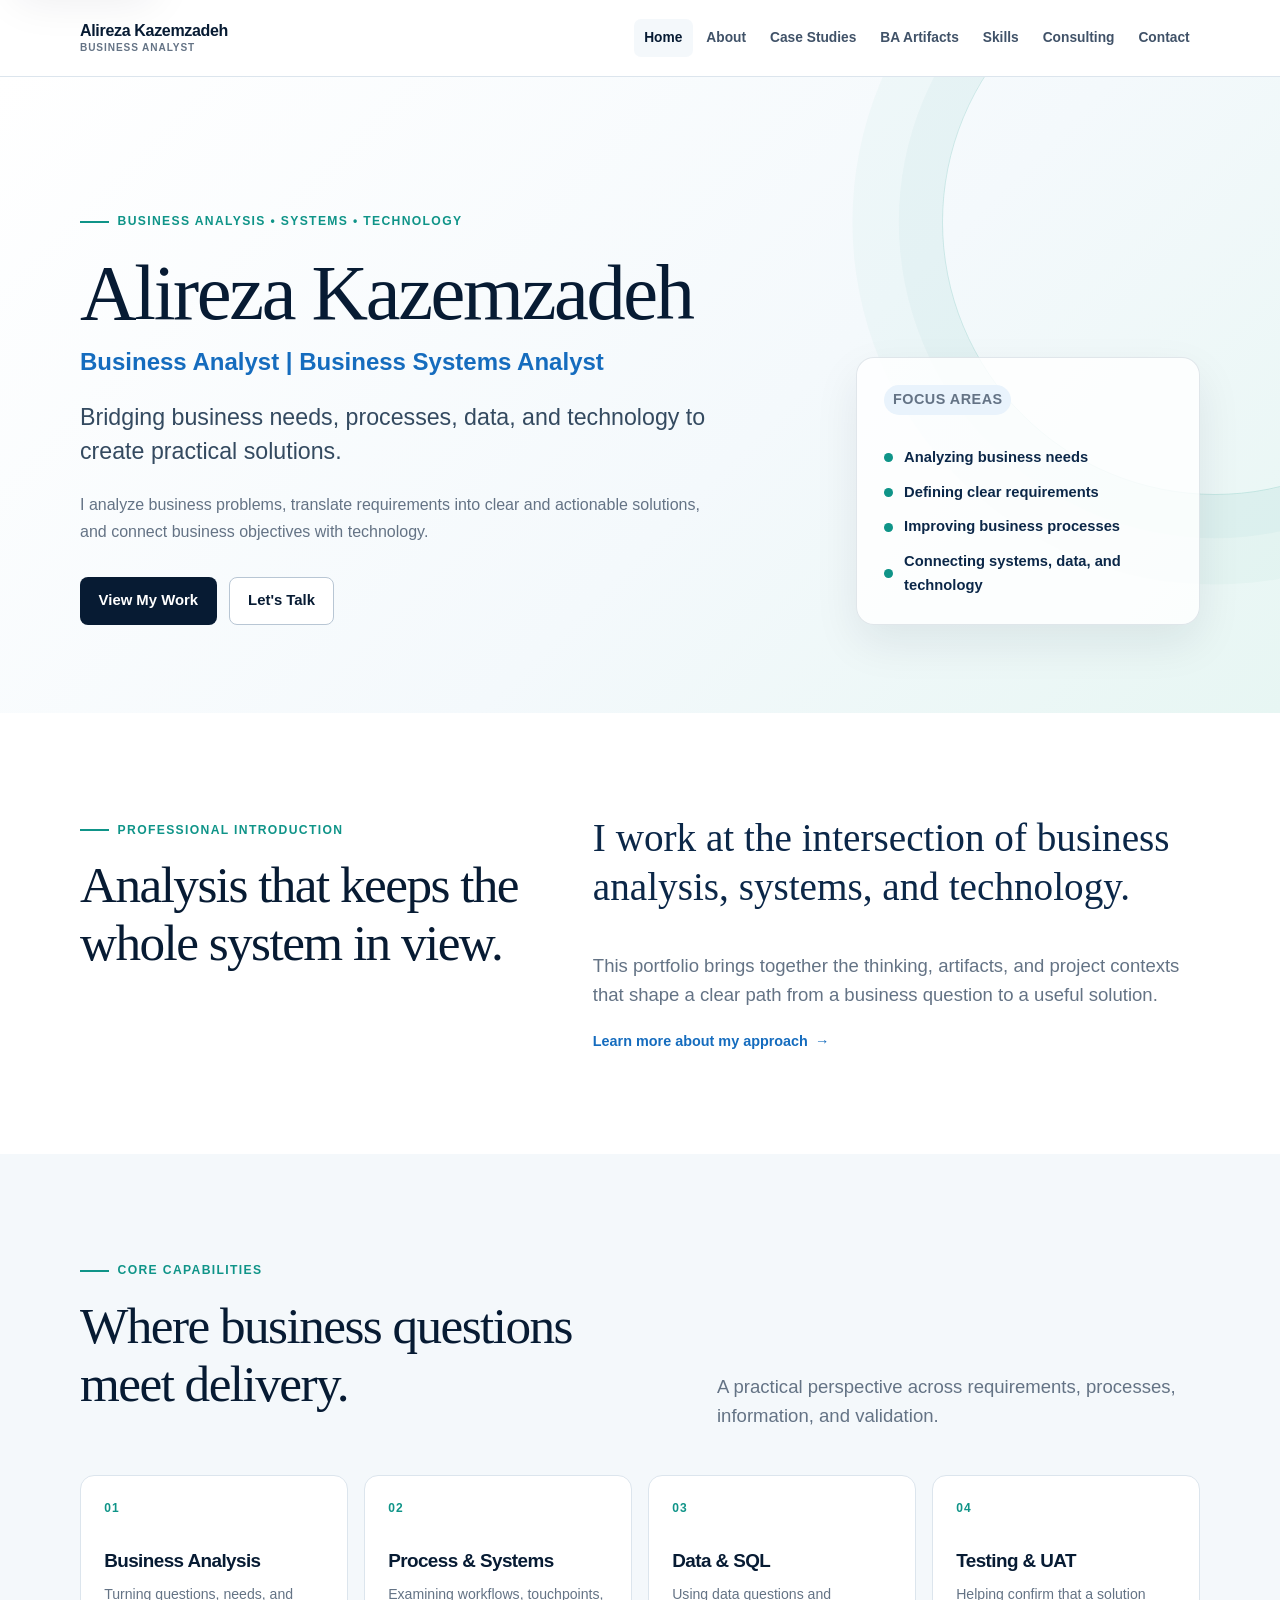
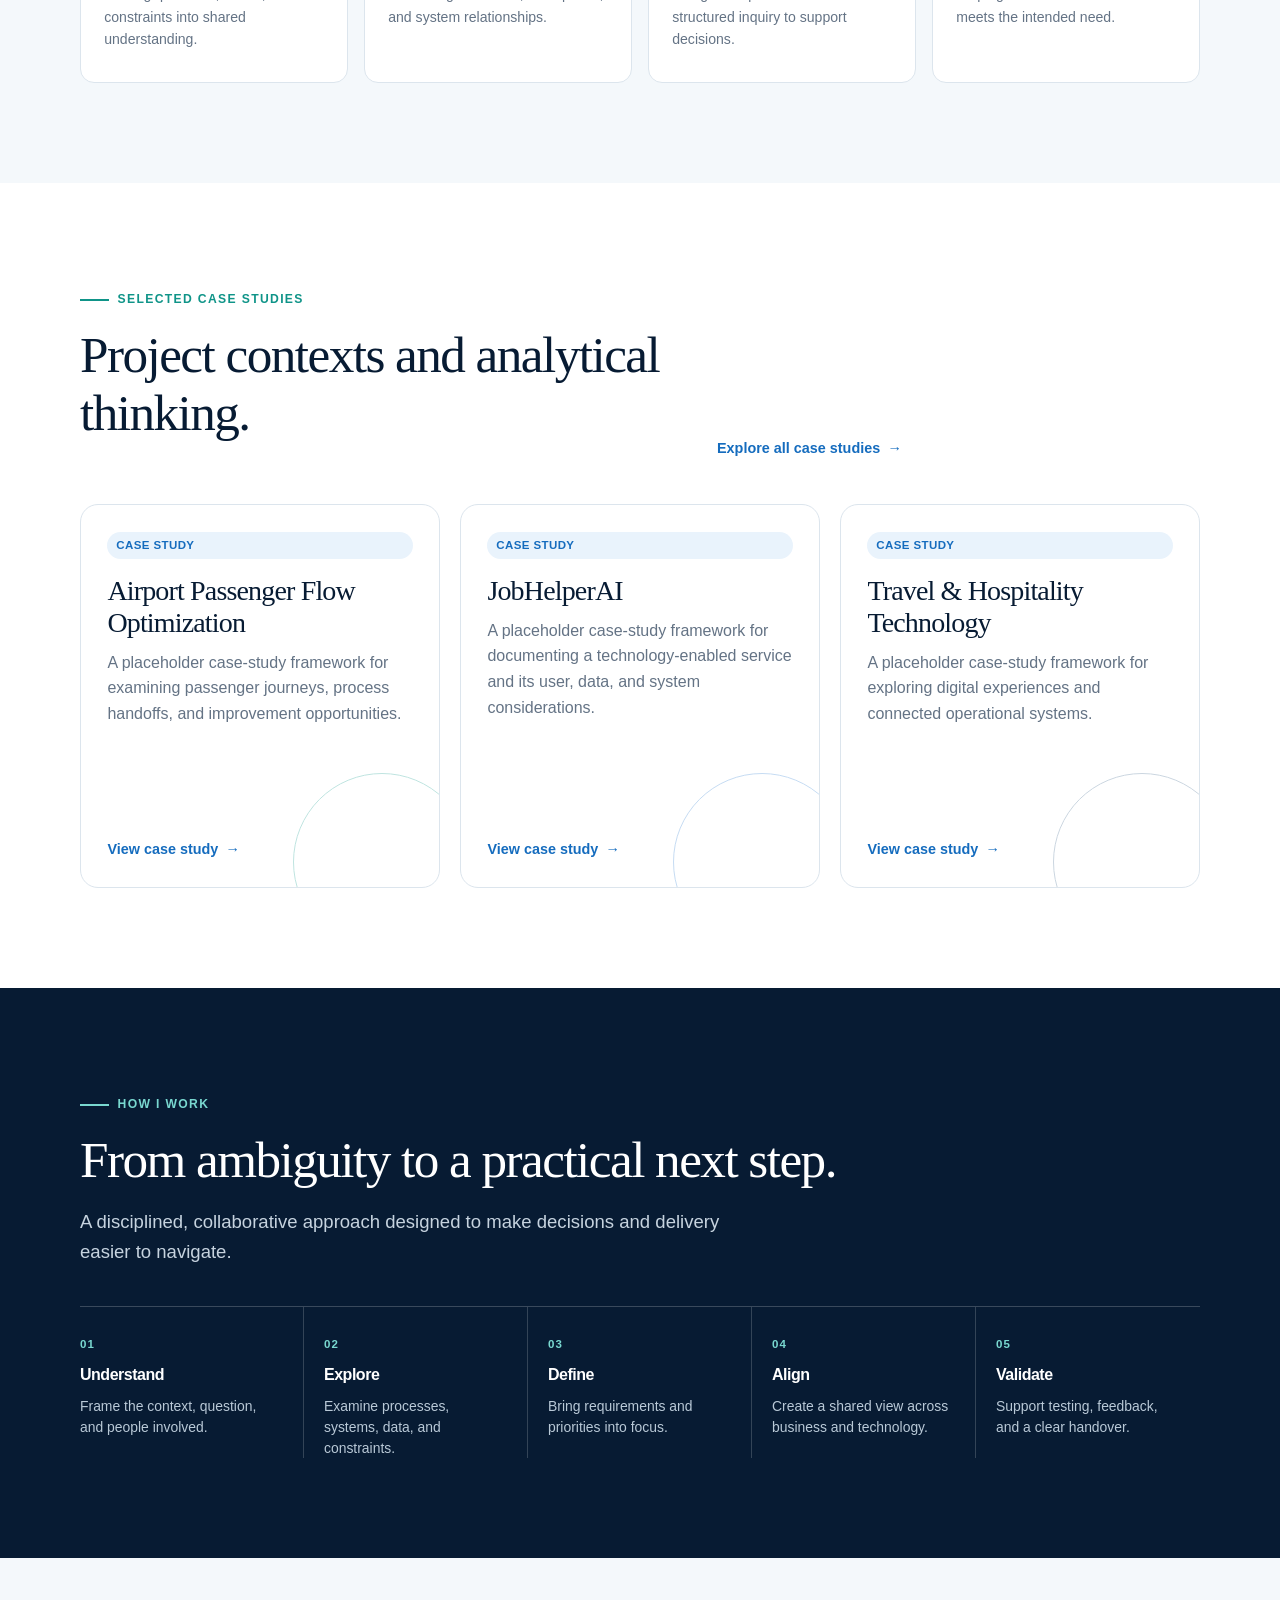
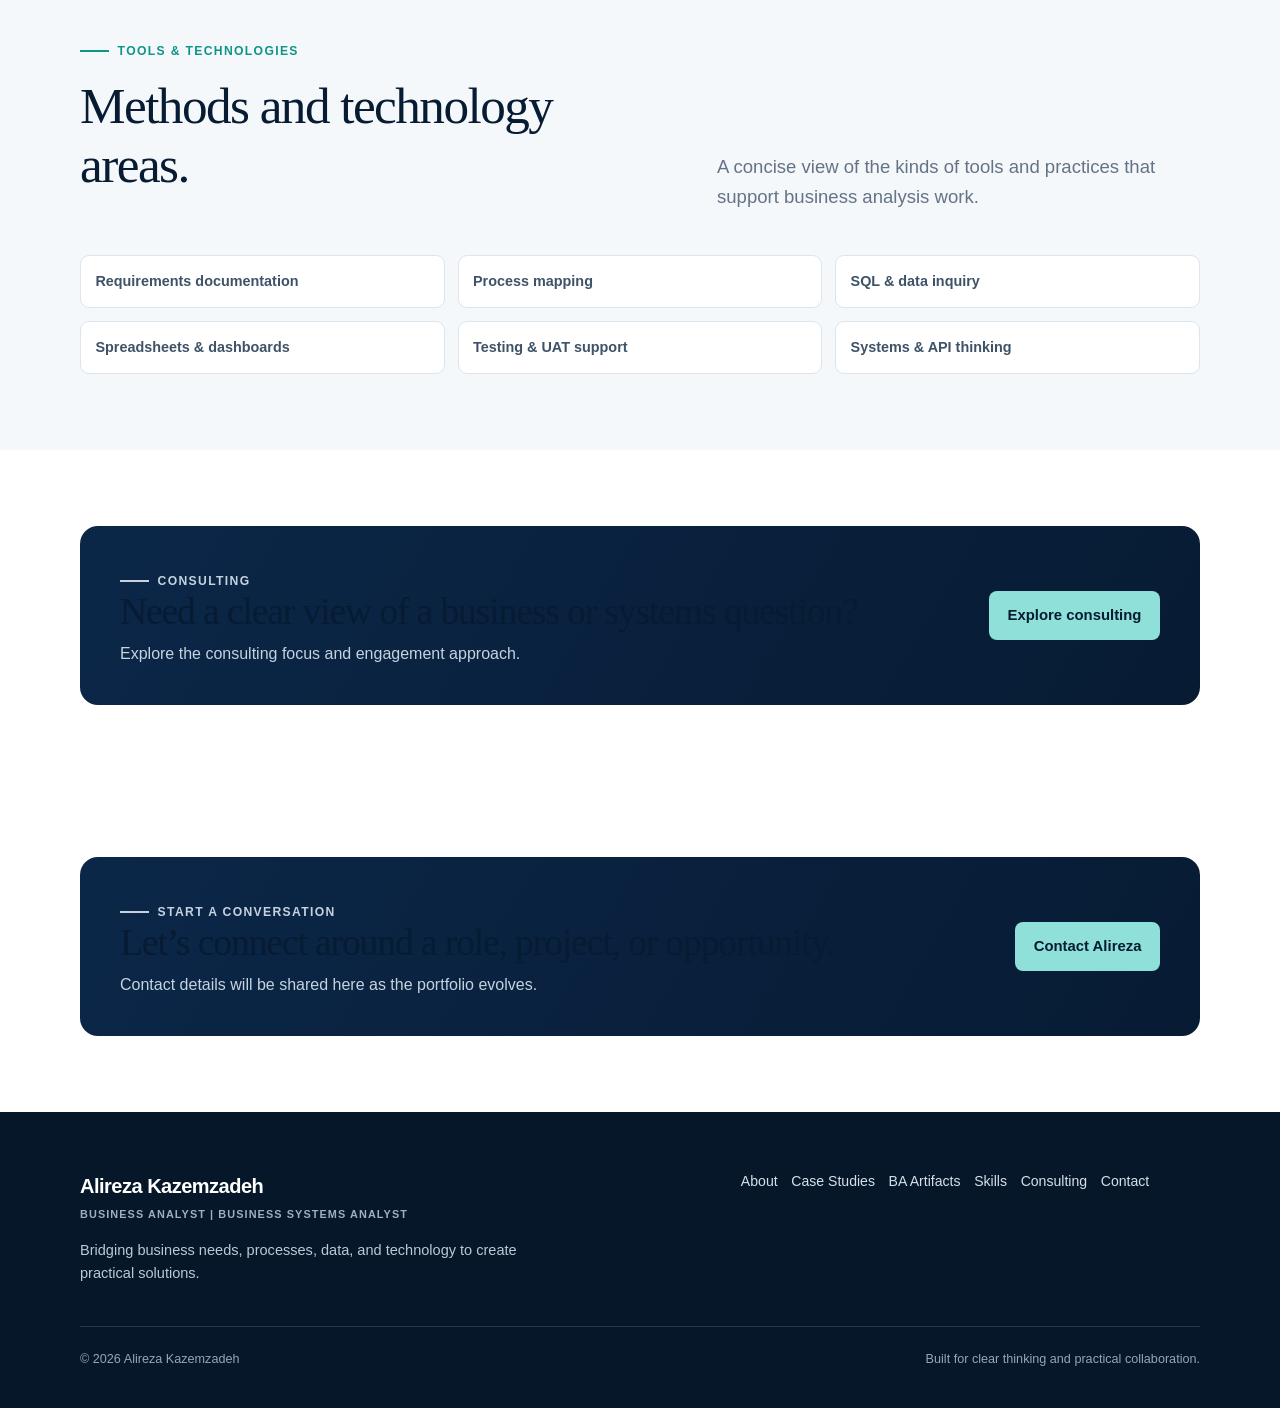
<file: index.html>
<!doctype html>
<html lang="en">
<head>
  <meta charset="utf-8">
  <meta name="viewport" content="width=device-width, initial-scale=1">
  <meta name="description" content="Portfolio of Alireza Kazemzadeh, Business Analyst and Business Systems Analyst.">
  <title>Alireza Kazemzadeh | Business Analyst</title>
  <link rel="stylesheet" href="assets/css/styles.css">
  <script src="assets/js/main.js" defer></script>
</head>
<body>
  <a class="skip-link" href="#main-content">Skip to content</a>
  <header class="site-header">
    <nav class="nav container" aria-label="Primary navigation">
      <a class="brand" href="index.html" aria-label="Alireza Kazemzadeh home">Alireza Kazemzadeh<small>Business Analyst</small></a>
      <button class="menu-toggle" type="button" aria-expanded="false" aria-controls="primary-menu" aria-label="Open navigation menu"><svg aria-hidden="true" viewBox="0 0 24 24" fill="none" stroke="currentColor" stroke-width="2"><path d="M4 7h16M4 12h16M4 17h16"/></svg></button>
      <ul class="nav-links" id="primary-menu">
        <li><a href="index.html" aria-current="page">Home</a></li><li><a href="about.html">About</a></li><li><a href="case-studies.html">Case Studies</a></li><li><a href="artifacts.html">BA Artifacts</a></li><li><a href="skills.html">Skills</a></li><li><a href="consulting.html">Consulting</a></li><li><a href="contact.html">Contact</a></li>
      </ul>
    </nav>
  </header>
  <main class="page-main" id="main-content">
    <section class="hero">
      <div class="container hero-grid">
        <div>
          <p class="eyebrow">Business Analysis • Systems • Technology</p>
          <h1>Alireza Kazemzadeh<span class="hero-title-role">Business Analyst | Business Systems Analyst</span></h1>
          <p class="hero-message">Bridging business needs, processes, data, and technology to create practical solutions.</p>
          <p class="hero-supporting">I analyze business problems, translate requirements into clear and actionable solutions, and connect business objectives with technology.</p>
          <div class="button-row">
            <a class="button button--primary" href="case-studies.html">View My Work</a>
            <a class="button button--outline" href="consulting.html">Let's Talk</a>
          </div>
        </div>
        <aside class="hero-panel" aria-label="Focus areas">
          <p class="tag">Focus areas</p>
          <ul>
            <li>Analyzing business needs</li>
            <li>Defining clear requirements</li>
            <li>Improving business processes</li>
            <li>Connecting systems, data, and technology</li>
          </ul>
        </aside>
      </div>
    </section>

    <section class="section">
      <div class="container intro-grid">
        <div><p class="eyebrow">Professional introduction</p><h2>Analysis that keeps the whole system in view.</h2></div>
        <div>
          <p class="intro-statement">I work at the intersection of business analysis, systems, and technology.</p>
          <p class="lead">This portfolio brings together the thinking, artifacts, and project contexts that shape a clear path from a business question to a useful solution.</p>
          <a class="text-link" href="about.html">Learn more about my approach</a>
        </div>
      </div>
    </section>

    <section class="section section--soft">
      <div class="container">
        <div class="section-heading"><div><p class="eyebrow">Core capabilities</p><h2>Where business questions meet delivery.</h2></div><p class="lead">A practical perspective across requirements, processes, information, and validation.</p></div>
        <div class="capability-grid">
          <article class="capability"><span class="capability__number">01</span><h3>Business Analysis</h3><p>Turning questions, needs, and constraints into shared understanding.</p></article>
          <article class="capability"><span class="capability__number">02</span><h3>Process &amp; Systems</h3><p>Examining workflows, touchpoints, and system relationships.</p></article>
          <article class="capability"><span class="capability__number">03</span><h3>Data &amp; SQL</h3><p>Using data questions and structured inquiry to support decisions.</p></article>
          <article class="capability"><span class="capability__number">04</span><h3>Testing &amp; UAT</h3><p>Helping confirm that a solution meets the intended need.</p></article>
        </div>
      </div>
    </section>

    <section class="section">
      <div class="container">
        <div class="section-heading"><div><p class="eyebrow">Selected case studies</p><h2>Project contexts and analytical thinking.</h2></div><a class="text-link" href="case-studies.html">Explore all case studies</a></div>
        <div class="case-grid">
          <article class="case-card"><span class="tag">Case study</span><h3>Airport Passenger Flow Optimization</h3><p>A placeholder case-study framework for examining passenger journeys, process handoffs, and improvement opportunities.</p><a class="text-link" href="case-studies.html#airport">View case study</a></article>
          <article class="case-card"><span class="tag">Case study</span><h3>JobHelperAI</h3><p>A placeholder case-study framework for documenting a technology-enabled service and its user, data, and system considerations.</p><a class="text-link" href="case-studies.html#jobhelper">View case study</a></article>
          <article class="case-card"><span class="tag">Case study</span><h3>Travel &amp; Hospitality Technology</h3><p>A placeholder case-study framework for exploring digital experiences and connected operational systems.</p><a class="text-link" href="case-studies.html#travel">View case study</a></article>
        </div>
      </div>
    </section>

    <section class="section section--navy">
      <div class="container"><p class="eyebrow">How I work</p><h2>From ambiguity to a practical next step.</h2><p class="lead">A disciplined, collaborative approach designed to make decisions and delivery easier to navigate.</p>
        <ol class="process">
          <li><span class="process__step">01</span><h3>Understand</h3><p>Frame the context, question, and people involved.</p></li>
          <li><span class="process__step">02</span><h3>Explore</h3><p>Examine processes, systems, data, and constraints.</p></li>
          <li><span class="process__step">03</span><h3>Define</h3><p>Bring requirements and priorities into focus.</p></li>
          <li><span class="process__step">04</span><h3>Align</h3><p>Create a shared view across business and technology.</p></li>
          <li><span class="process__step">05</span><h3>Validate</h3><p>Support testing, feedback, and a clear handover.</p></li>
        </ol>
      </div>
    </section>

    <section class="section section--soft section--tight">
      <div class="container"><div class="section-heading"><div><p class="eyebrow">Tools &amp; technologies</p><h2>Methods and technology areas.</h2></div><p class="lead">A concise view of the kinds of tools and practices that support business analysis work.</p></div>
        <ul class="tool-list"><li>Requirements documentation</li><li>Process mapping</li><li>SQL &amp; data inquiry</li><li>Spreadsheets &amp; dashboards</li><li>Testing &amp; UAT support</li><li>Systems &amp; API thinking</li></ul>
      </div>
    </section>

    <section class="section section--tight"><div class="container cta-band"><div><p class="eyebrow">Consulting</p><h2>Need a clear view of a business or systems question?</h2><p>Explore the consulting focus and engagement approach.</p></div><a class="button button--teal" href="consulting.html">Explore consulting</a></div></section>
    <section class="section section--tight"><div class="container cta-band"><div><p class="eyebrow">Start a conversation</p><h2>Let’s connect around a role, project, or opportunity.</h2><p>Contact details will be shared here as the portfolio evolves.</p></div><a class="button button--teal" href="contact.html">Contact Alireza</a></div></section>
  </main>
  <footer class="site-footer"><div class="container"><div class="footer-top"><div><a class="footer-brand" href="index.html">Alireza Kazemzadeh<small>Business Analyst | Business Systems Analyst</small></a><p class="footer-copy">Bridging business needs, processes, data, and technology to create practical solutions.</p></div><nav class="footer-nav" aria-label="Footer navigation"><a href="about.html">About</a><a href="case-studies.html">Case Studies</a><a href="artifacts.html">BA Artifacts</a><a href="skills.html">Skills</a><a href="consulting.html">Consulting</a><a href="contact.html">Contact</a></nav></div><div class="footer-bottom"><p>© 2026 Alireza Kazemzadeh</p><p>Built for clear thinking and practical collaboration.</p></div></div></footer>
</body>
</html>
</file>
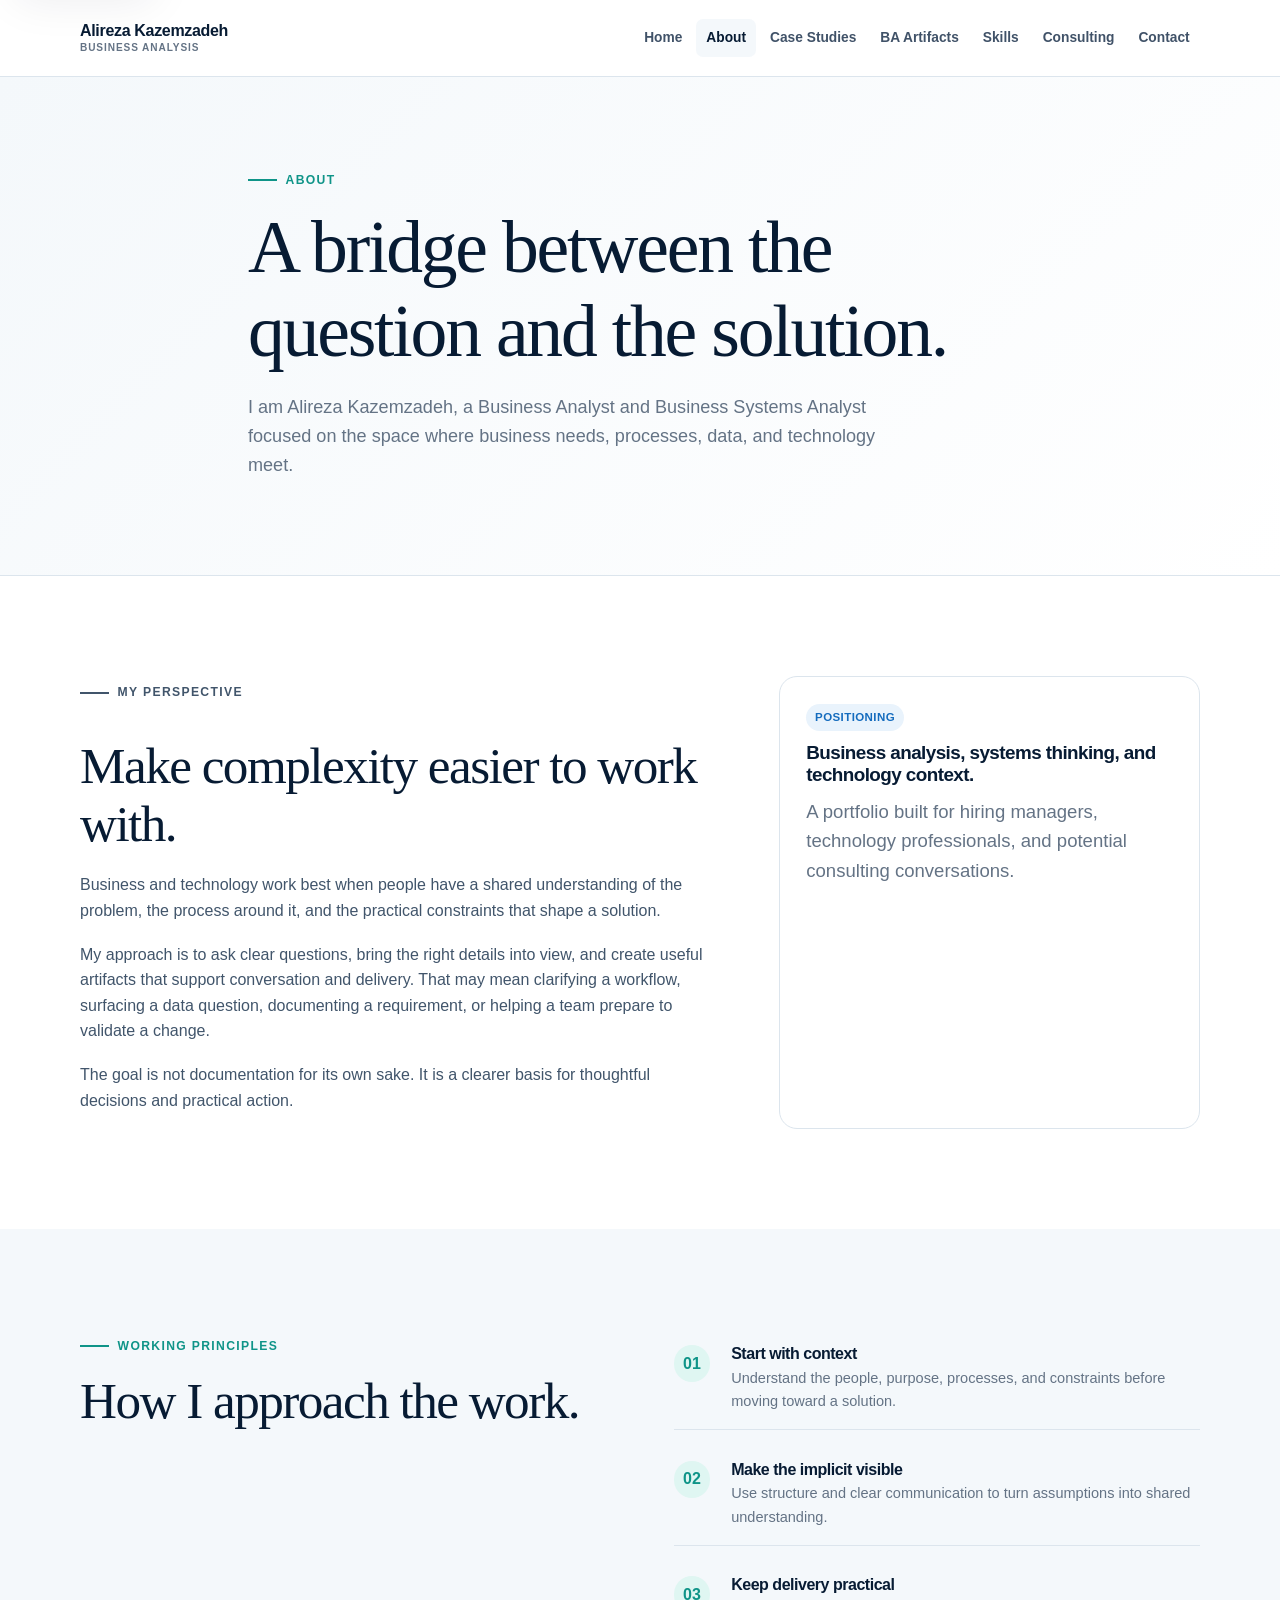
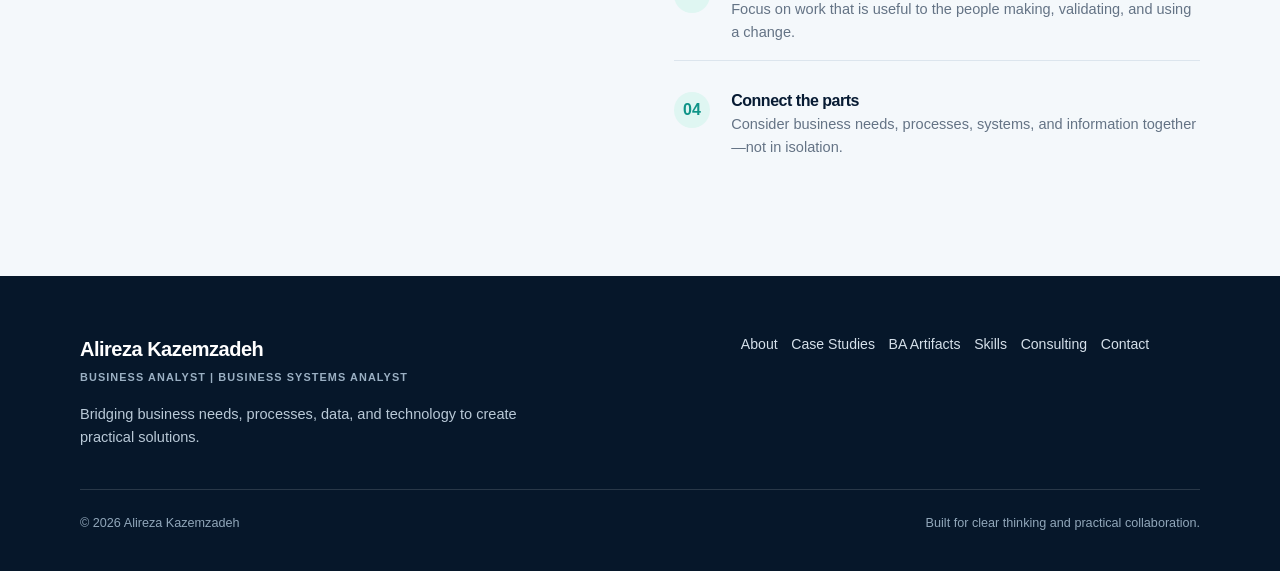
<file: about.html>
<!doctype html>
<html lang="en">
<head>
  <meta charset="utf-8"><meta name="viewport" content="width=device-width, initial-scale=1"><meta name="description" content="About Alireza Kazemzadeh, Business Analyst and Business Systems Analyst."><title>About | Alireza Kazemzadeh</title><link rel="stylesheet" href="assets/css/styles.css"><script src="assets/js/main.js" defer></script>
</head>
<body>
  <a class="skip-link" href="#main-content">Skip to content</a>
  <header class="site-header"><nav class="nav container" aria-label="Primary navigation"><a class="brand" href="index.html" aria-label="Alireza Kazemzadeh home">Alireza Kazemzadeh<small>Business Analysis</small></a><button class="menu-toggle" type="button" aria-expanded="false" aria-controls="primary-menu" aria-label="Open navigation menu"><svg aria-hidden="true" viewBox="0 0 24 24" fill="none" stroke="currentColor" stroke-width="2"><path d="M4 7h16M4 12h16M4 17h16"/></svg></button><ul class="nav-links" id="primary-menu"><li><a href="index.html">Home</a></li><li><a href="about.html" aria-current="page">About</a></li><li><a href="case-studies.html">Case Studies</a></li><li><a href="artifacts.html">BA Artifacts</a></li><li><a href="skills.html">Skills</a></li><li><a href="consulting.html">Consulting</a></li><li><a href="contact.html">Contact</a></li></ul></nav></header>
  <main class="page-main" id="main-content">
    <section class="page-hero"><div class="container page-hero__content"><p class="eyebrow">About</p><h1>A bridge between the question and the solution.</h1><p class="lead">I am Alireza Kazemzadeh, a Business Analyst and Business Systems Analyst focused on the space where business needs, processes, data, and technology meet.</p></div></section>
    <section class="section"><div class="container two-col two-col--wide"><div class="prose"><p class="eyebrow">My perspective</p><h2>Make complexity easier to work with.</h2><p>Business and technology work best when people have a shared understanding of the problem, the process around it, and the practical constraints that shape a solution.</p><p>My approach is to ask clear questions, bring the right details into view, and create useful artifacts that support conversation and delivery. That may mean clarifying a workflow, surfacing a data question, documenting a requirement, or helping a team prepare to validate a change.</p><p>The goal is not documentation for its own sake. It is a clearer basis for thoughtful decisions and practical action.</p></div><aside class="card card--padded"><p class="tag">Positioning</p><h3>Business analysis, systems thinking, and technology context.</h3><p class="lead">A portfolio built for hiring managers, technology professionals, and potential consulting conversations.</p></aside></div></section>
    <section class="section section--soft"><div class="container two-col"><div><p class="eyebrow">Working principles</p><h2>How I approach the work.</h2></div><div class="values"><article class="value"><span class="value__mark">01</span><div><h3>Start with context</h3><p>Understand the people, purpose, processes, and constraints before moving toward a solution.</p></div></article><article class="value"><span class="value__mark">02</span><div><h3>Make the implicit visible</h3><p>Use structure and clear communication to turn assumptions into shared understanding.</p></div></article><article class="value"><span class="value__mark">03</span><div><h3>Keep delivery practical</h3><p>Focus on work that is useful to the people making, validating, and using a change.</p></div></article><article class="value"><span class="value__mark">04</span><div><h3>Connect the parts</h3><p>Consider business needs, processes, systems, and information together—not in isolation.</p></div></article></div></div></section>
  </main>
  <footer class="site-footer"><div class="container"><div class="footer-top"><div><a class="footer-brand" href="index.html">Alireza Kazemzadeh<small>Business Analyst | Business Systems Analyst</small></a><p class="footer-copy">Bridging business needs, processes, data, and technology to create practical solutions.</p></div><nav class="footer-nav" aria-label="Footer navigation"><a href="about.html">About</a><a href="case-studies.html">Case Studies</a><a href="artifacts.html">BA Artifacts</a><a href="skills.html">Skills</a><a href="consulting.html">Consulting</a><a href="contact.html">Contact</a></nav></div><div class="footer-bottom"><p>© 2026 Alireza Kazemzadeh</p><p>Built for clear thinking and practical collaboration.</p></div></div></footer>
</body>
</html>
</file>
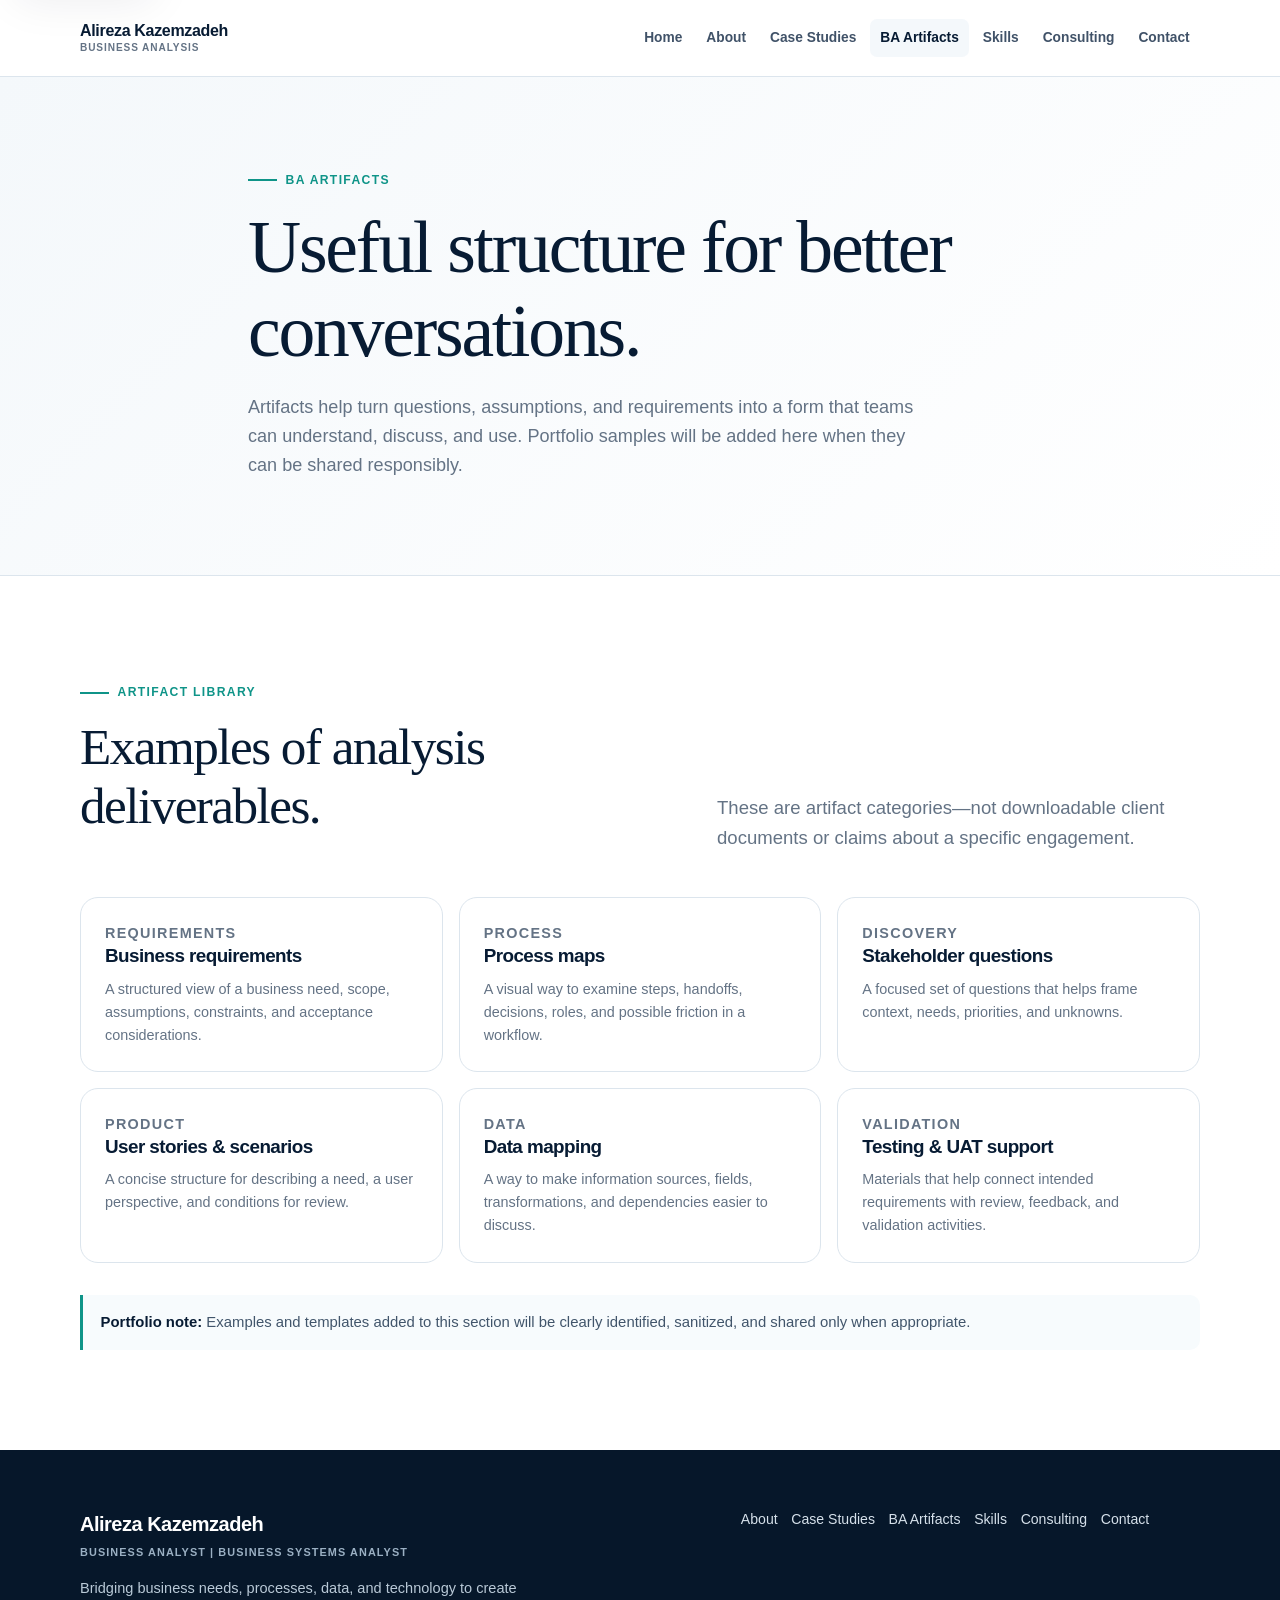
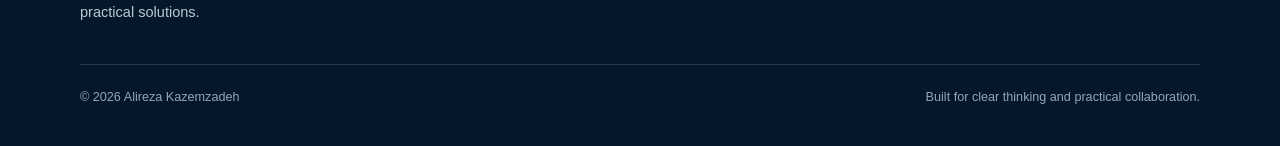
<file: artifacts.html>
<!doctype html>
<html lang="en">
<head><meta charset="utf-8"><meta name="viewport" content="width=device-width, initial-scale=1"><meta name="description" content="Business analysis artifact categories for Alireza Kazemzadeh."><title>BA Artifacts | Alireza Kazemzadeh</title><link rel="stylesheet" href="assets/css/styles.css"><script src="assets/js/main.js" defer></script></head>
<body>
  <a class="skip-link" href="#main-content">Skip to content</a>
  <header class="site-header"><nav class="nav container" aria-label="Primary navigation"><a class="brand" href="index.html" aria-label="Alireza Kazemzadeh home">Alireza Kazemzadeh<small>Business Analysis</small></a><button class="menu-toggle" type="button" aria-expanded="false" aria-controls="primary-menu" aria-label="Open navigation menu"><svg aria-hidden="true" viewBox="0 0 24 24" fill="none" stroke="currentColor" stroke-width="2"><path d="M4 7h16M4 12h16M4 17h16"/></svg></button><ul class="nav-links" id="primary-menu"><li><a href="index.html">Home</a></li><li><a href="about.html">About</a></li><li><a href="case-studies.html">Case Studies</a></li><li><a href="artifacts.html" aria-current="page">BA Artifacts</a></li><li><a href="skills.html">Skills</a></li><li><a href="consulting.html">Consulting</a></li><li><a href="contact.html">Contact</a></li></ul></nav></header>
  <main class="page-main" id="main-content">
    <section class="page-hero"><div class="container page-hero__content"><p class="eyebrow">BA artifacts</p><h1>Useful structure for better conversations.</h1><p class="lead">Artifacts help turn questions, assumptions, and requirements into a form that teams can understand, discuss, and use. Portfolio samples will be added here when they can be shared responsibly.</p></div></section>
    <section class="section"><div class="container"><div class="section-heading"><div><p class="eyebrow">Artifact library</p><h2>Examples of analysis deliverables.</h2></div><p class="lead">These are artifact categories—not downloadable client documents or claims about a specific engagement.</p></div>
      <div class="artifact-grid">
        <article class="card artifact-card"><p class="artifact-card__type">Requirements</p><h3>Business requirements</h3><p>A structured view of a business need, scope, assumptions, constraints, and acceptance considerations.</p></article>
        <article class="card artifact-card"><p class="artifact-card__type">Process</p><h3>Process maps</h3><p>A visual way to examine steps, handoffs, decisions, roles, and possible friction in a workflow.</p></article>
        <article class="card artifact-card"><p class="artifact-card__type">Discovery</p><h3>Stakeholder questions</h3><p>A focused set of questions that helps frame context, needs, priorities, and unknowns.</p></article>
        <article class="card artifact-card"><p class="artifact-card__type">Product</p><h3>User stories &amp; scenarios</h3><p>A concise structure for describing a need, a user perspective, and conditions for review.</p></article>
        <article class="card artifact-card"><p class="artifact-card__type">Data</p><h3>Data mapping</h3><p>A way to make information sources, fields, transformations, and dependencies easier to discuss.</p></article>
        <article class="card artifact-card"><p class="artifact-card__type">Validation</p><h3>Testing &amp; UAT support</h3><p>Materials that help connect intended requirements with review, feedback, and validation activities.</p></article>
      </div>
      <aside class="note" style="margin-top:2rem"><strong>Portfolio note:</strong> Examples and templates added to this section will be clearly identified, sanitized, and shared only when appropriate.</aside>
    </div></section>
  </main>
  <footer class="site-footer"><div class="container"><div class="footer-top"><div><a class="footer-brand" href="index.html">Alireza Kazemzadeh<small>Business Analyst | Business Systems Analyst</small></a><p class="footer-copy">Bridging business needs, processes, data, and technology to create practical solutions.</p></div><nav class="footer-nav" aria-label="Footer navigation"><a href="about.html">About</a><a href="case-studies.html">Case Studies</a><a href="artifacts.html">BA Artifacts</a><a href="skills.html">Skills</a><a href="consulting.html">Consulting</a><a href="contact.html">Contact</a></nav></div><div class="footer-bottom"><p>© 2026 Alireza Kazemzadeh</p><p>Built for clear thinking and practical collaboration.</p></div></div></footer>
</body>
</html>
</file>
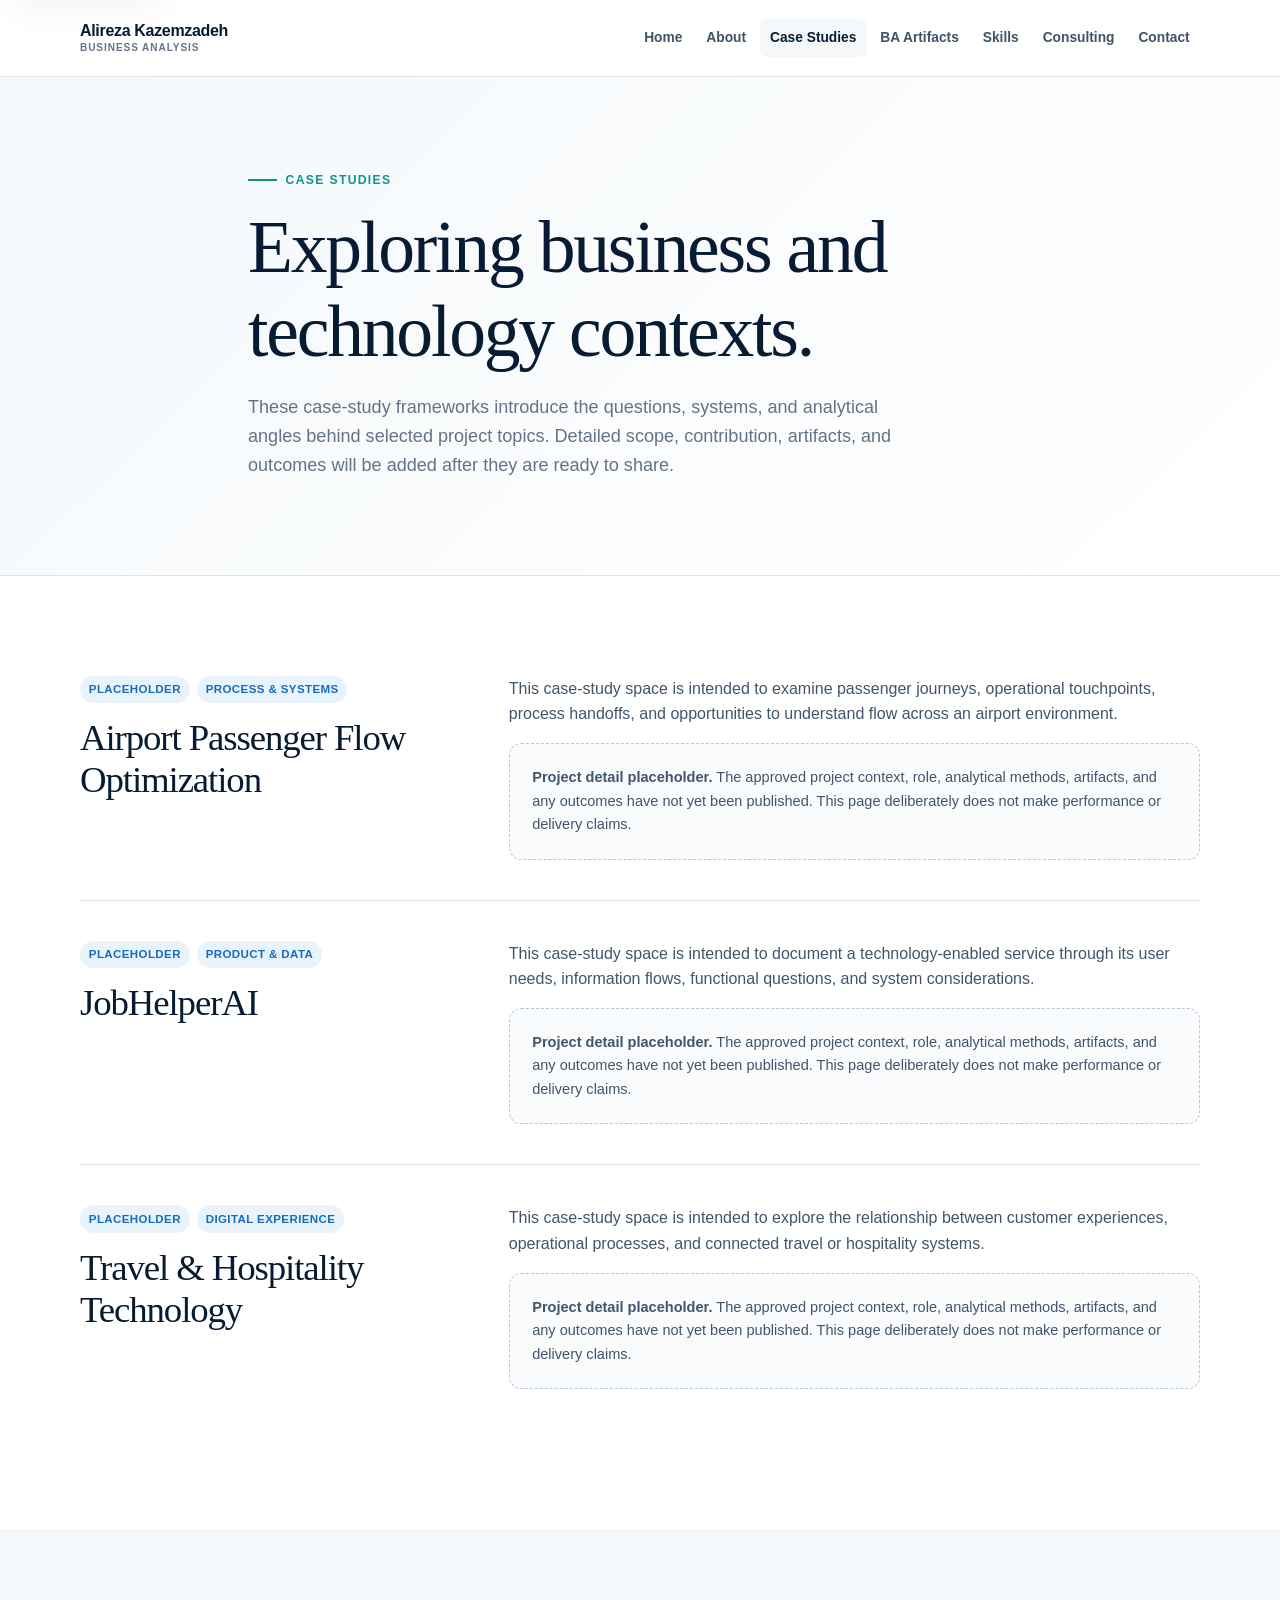
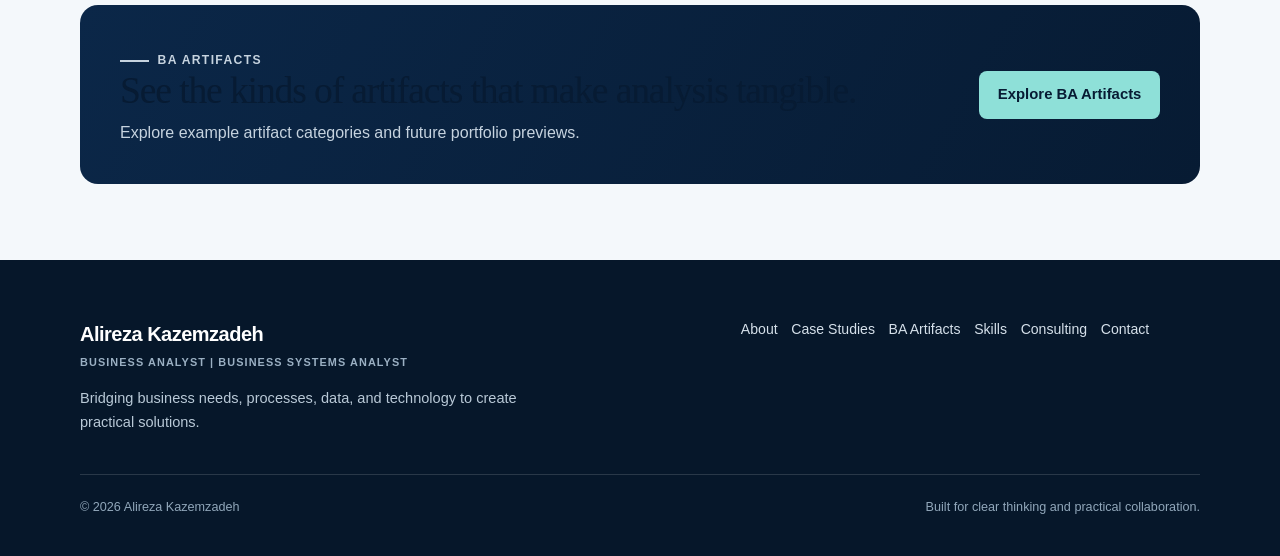
<file: case-studies.html>
<!doctype html>
<html lang="en">
<head><meta charset="utf-8"><meta name="viewport" content="width=device-width, initial-scale=1"><meta name="description" content="Business analysis case-study placeholders for Alireza Kazemzadeh."><title>Case Studies | Alireza Kazemzadeh</title><link rel="stylesheet" href="assets/css/styles.css"><script src="assets/js/main.js" defer></script></head>
<body>
  <a class="skip-link" href="#main-content">Skip to content</a>
  <header class="site-header"><nav class="nav container" aria-label="Primary navigation"><a class="brand" href="index.html" aria-label="Alireza Kazemzadeh home">Alireza Kazemzadeh<small>Business Analysis</small></a><button class="menu-toggle" type="button" aria-expanded="false" aria-controls="primary-menu" aria-label="Open navigation menu"><svg aria-hidden="true" viewBox="0 0 24 24" fill="none" stroke="currentColor" stroke-width="2"><path d="M4 7h16M4 12h16M4 17h16"/></svg></button><ul class="nav-links" id="primary-menu"><li><a href="index.html">Home</a></li><li><a href="about.html">About</a></li><li><a href="case-studies.html" aria-current="page">Case Studies</a></li><li><a href="artifacts.html">BA Artifacts</a></li><li><a href="skills.html">Skills</a></li><li><a href="consulting.html">Consulting</a></li><li><a href="contact.html">Contact</a></li></ul></nav></header>
  <main class="page-main" id="main-content">
    <section class="page-hero"><div class="container page-hero__content"><p class="eyebrow">Case studies</p><h1>Exploring business and technology contexts.</h1><p class="lead">These case-study frameworks introduce the questions, systems, and analytical angles behind selected project topics. Detailed scope, contribution, artifacts, and outcomes will be added after they are ready to share.</p></div></section>
    <section class="section"><div class="container">
      <article class="case-study" id="airport"><div><div class="case-study__meta"><span class="tag">Placeholder</span><span class="tag">Process &amp; systems</span></div><h2>Airport Passenger Flow Optimization</h2></div><div><p>This case-study space is intended to examine passenger journeys, operational touchpoints, process handoffs, and opportunities to understand flow across an airport environment.</p><div class="placeholder-block"><p><strong>Project detail placeholder.</strong> The approved project context, role, analytical methods, artifacts, and any outcomes have not yet been published. This page deliberately does not make performance or delivery claims.</p></div></div></article>
      <article class="case-study" id="jobhelper"><div><div class="case-study__meta"><span class="tag">Placeholder</span><span class="tag">Product &amp; data</span></div><h2>JobHelperAI</h2></div><div><p>This case-study space is intended to document a technology-enabled service through its user needs, information flows, functional questions, and system considerations.</p><div class="placeholder-block"><p><strong>Project detail placeholder.</strong> The approved project context, role, analytical methods, artifacts, and any outcomes have not yet been published. This page deliberately does not make performance or delivery claims.</p></div></div></article>
      <article class="case-study" id="travel"><div><div class="case-study__meta"><span class="tag">Placeholder</span><span class="tag">Digital experience</span></div><h2>Travel &amp; Hospitality Technology</h2></div><div><p>This case-study space is intended to explore the relationship between customer experiences, operational processes, and connected travel or hospitality systems.</p><div class="placeholder-block"><p><strong>Project detail placeholder.</strong> The approved project context, role, analytical methods, artifacts, and any outcomes have not yet been published. This page deliberately does not make performance or delivery claims.</p></div></div></article>
    </div></section>
    <section class="section section--soft section--tight"><div class="container cta-band"><div><p class="eyebrow">BA artifacts</p><h2>See the kinds of artifacts that make analysis tangible.</h2><p>Explore example artifact categories and future portfolio previews.</p></div><a class="button button--teal" href="artifacts.html">Explore BA Artifacts</a></div></section>
  </main>
  <footer class="site-footer"><div class="container"><div class="footer-top"><div><a class="footer-brand" href="index.html">Alireza Kazemzadeh<small>Business Analyst | Business Systems Analyst</small></a><p class="footer-copy">Bridging business needs, processes, data, and technology to create practical solutions.</p></div><nav class="footer-nav" aria-label="Footer navigation"><a href="about.html">About</a><a href="case-studies.html">Case Studies</a><a href="artifacts.html">BA Artifacts</a><a href="skills.html">Skills</a><a href="consulting.html">Consulting</a><a href="contact.html">Contact</a></nav></div><div class="footer-bottom"><p>© 2026 Alireza Kazemzadeh</p><p>Built for clear thinking and practical collaboration.</p></div></div></footer>
</body>
</html>
</file>
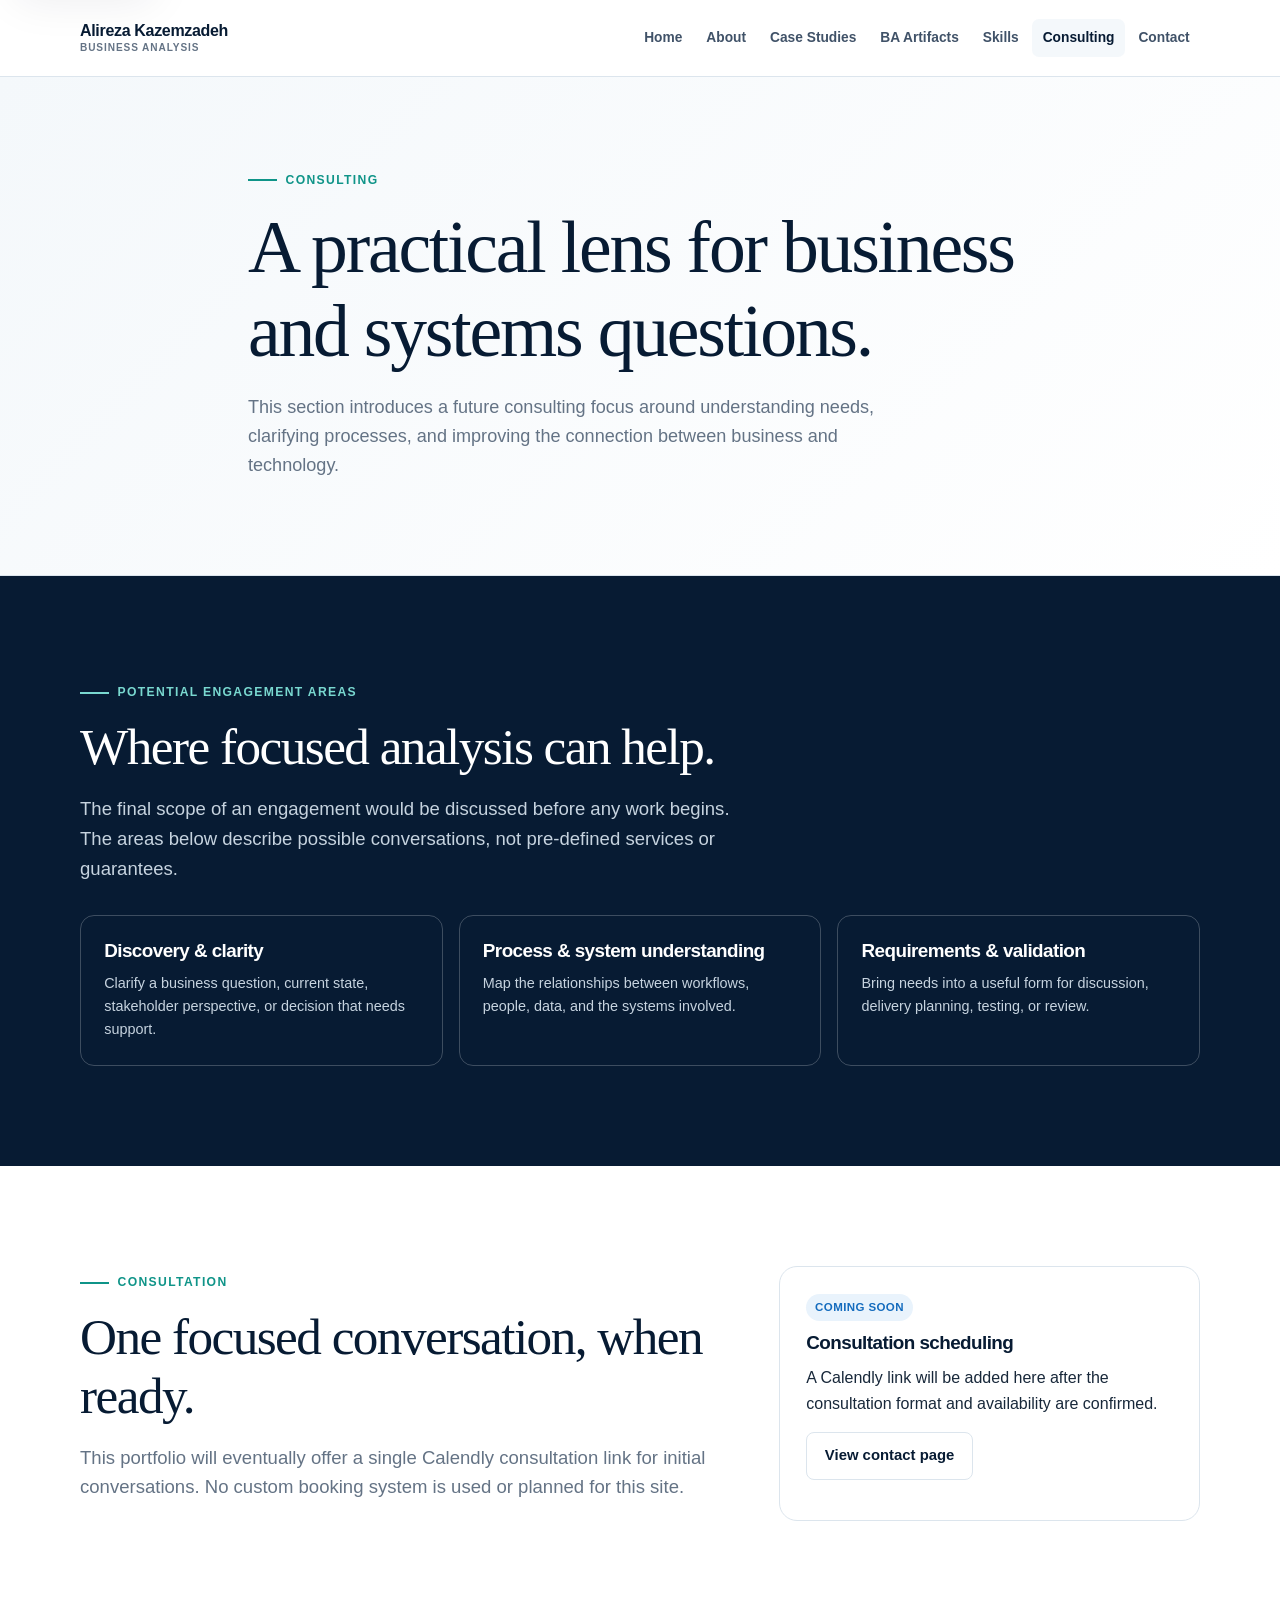
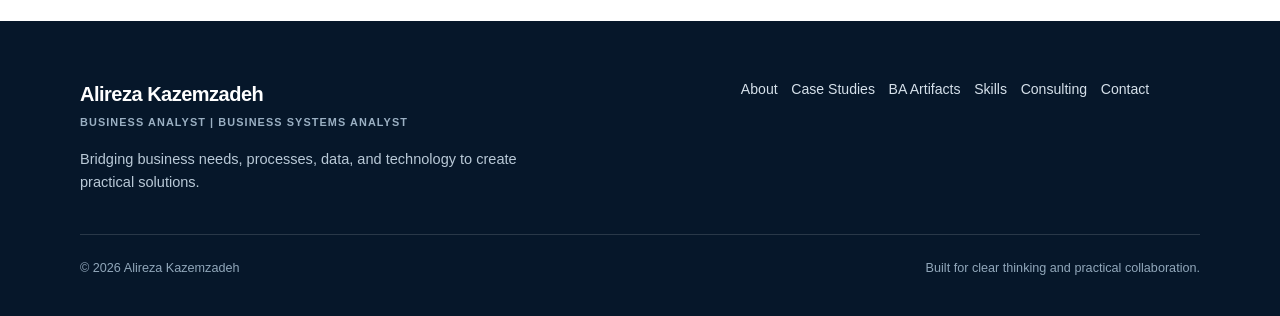
<file: consulting.html>
<!doctype html>
<html lang="en">
<head><meta charset="utf-8"><meta name="viewport" content="width=device-width, initial-scale=1"><meta name="description" content="Business analysis consulting focus for Alireza Kazemzadeh."><title>Consulting | Alireza Kazemzadeh</title><link rel="stylesheet" href="assets/css/styles.css"><script src="assets/js/main.js" defer></script></head>
<body>
  <a class="skip-link" href="#main-content">Skip to content</a>
  <header class="site-header"><nav class="nav container" aria-label="Primary navigation"><a class="brand" href="index.html" aria-label="Alireza Kazemzadeh home">Alireza Kazemzadeh<small>Business Analysis</small></a><button class="menu-toggle" type="button" aria-expanded="false" aria-controls="primary-menu" aria-label="Open navigation menu"><svg aria-hidden="true" viewBox="0 0 24 24" fill="none" stroke="currentColor" stroke-width="2"><path d="M4 7h16M4 12h16M4 17h16"/></svg></button><ul class="nav-links" id="primary-menu"><li><a href="index.html">Home</a></li><li><a href="about.html">About</a></li><li><a href="case-studies.html">Case Studies</a></li><li><a href="artifacts.html">BA Artifacts</a></li><li><a href="skills.html">Skills</a></li><li><a href="consulting.html" aria-current="page">Consulting</a></li><li><a href="contact.html">Contact</a></li></ul></nav></header>
  <main class="page-main" id="main-content">
    <section class="page-hero"><div class="container page-hero__content"><p class="eyebrow">Consulting</p><h1>A practical lens for business and systems questions.</h1><p class="lead">This section introduces a future consulting focus around understanding needs, clarifying processes, and improving the connection between business and technology.</p></div></section>
    <section class="section section--navy"><div class="container"><p class="eyebrow">Potential engagement areas</p><h2>Where focused analysis can help.</h2><p class="lead">The final scope of an engagement would be discussed before any work begins. The areas below describe possible conversations, not pre-defined services or guarantees.</p><div class="consulting-list"><div><h3>Discovery &amp; clarity</h3><p>Clarify a business question, current state, stakeholder perspective, or decision that needs support.</p></div><div><h3>Process &amp; system understanding</h3><p>Map the relationships between workflows, people, data, and the systems involved.</p></div><div><h3>Requirements &amp; validation</h3><p>Bring needs into a useful form for discussion, delivery planning, testing, or review.</p></div></div></div></section>
    <section class="section"><div class="container two-col two-col--wide"><div><p class="eyebrow">Consultation</p><h2>One focused conversation, when ready.</h2><p class="lead">This portfolio will eventually offer a single Calendly consultation link for initial conversations. No custom booking system is used or planned for this site.</p></div><aside class="card card--padded"><p class="tag">Coming soon</p><h3>Consultation scheduling</h3><p>A Calendly link will be added here after the consultation format and availability are confirmed.</p><a class="button button--quiet" href="contact.html">View contact page</a></aside></div></section>
  </main>
  <footer class="site-footer"><div class="container"><div class="footer-top"><div><a class="footer-brand" href="index.html">Alireza Kazemzadeh<small>Business Analyst | Business Systems Analyst</small></a><p class="footer-copy">Bridging business needs, processes, data, and technology to create practical solutions.</p></div><nav class="footer-nav" aria-label="Footer navigation"><a href="about.html">About</a><a href="case-studies.html">Case Studies</a><a href="artifacts.html">BA Artifacts</a><a href="skills.html">Skills</a><a href="consulting.html">Consulting</a><a href="contact.html">Contact</a></nav></div><div class="footer-bottom"><p>© 2026 Alireza Kazemzadeh</p><p>Built for clear thinking and practical collaboration.</p></div></div></footer>
</body>
</html>
</file>
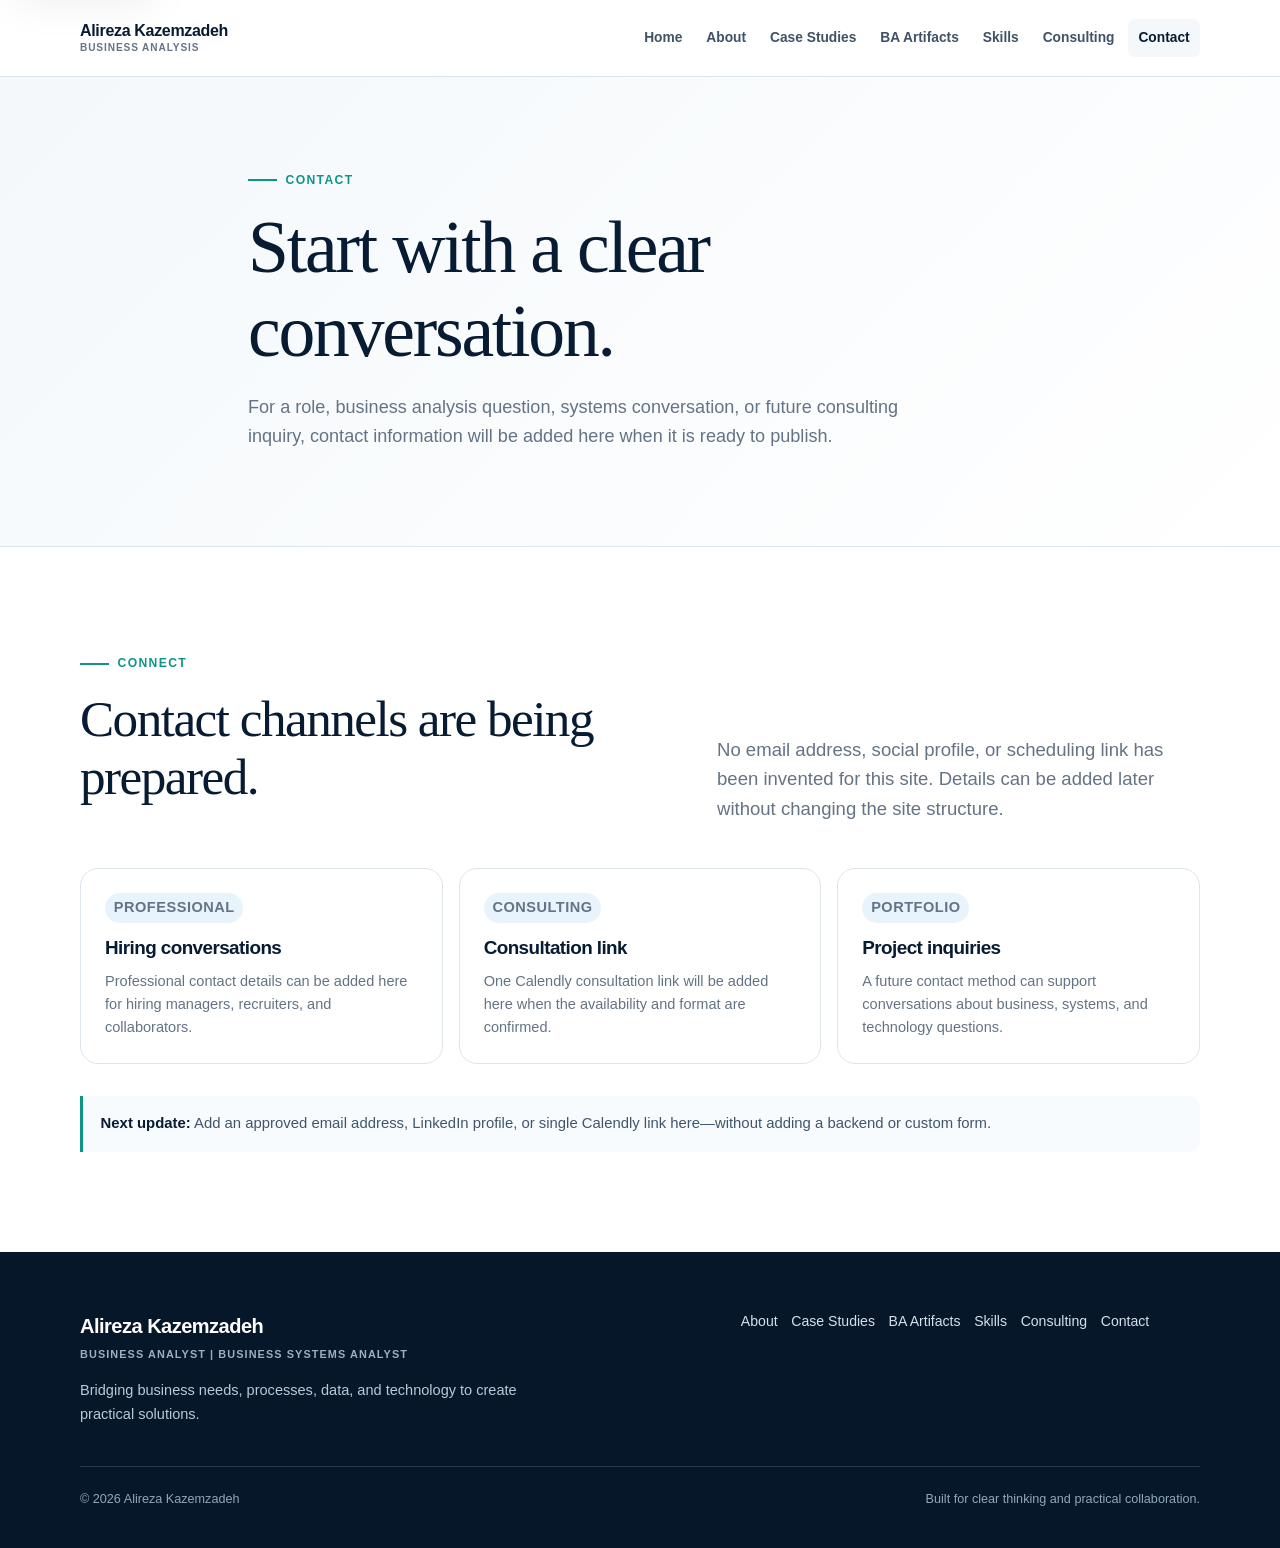
<file: contact.html>
<!doctype html>
<html lang="en">
<head><meta charset="utf-8"><meta name="viewport" content="width=device-width, initial-scale=1"><meta name="description" content="Contact Alireza Kazemzadeh for business analysis, systems, and technology conversations."><title>Contact | Alireza Kazemzadeh</title><link rel="stylesheet" href="assets/css/styles.css"><script src="assets/js/main.js" defer></script></head>
<body>
  <a class="skip-link" href="#main-content">Skip to content</a>
  <header class="site-header"><nav class="nav container" aria-label="Primary navigation"><a class="brand" href="index.html" aria-label="Alireza Kazemzadeh home">Alireza Kazemzadeh<small>Business Analysis</small></a><button class="menu-toggle" type="button" aria-expanded="false" aria-controls="primary-menu" aria-label="Open navigation menu"><svg aria-hidden="true" viewBox="0 0 24 24" fill="none" stroke="currentColor" stroke-width="2"><path d="M4 7h16M4 12h16M4 17h16"/></svg></button><ul class="nav-links" id="primary-menu"><li><a href="index.html">Home</a></li><li><a href="about.html">About</a></li><li><a href="case-studies.html">Case Studies</a></li><li><a href="artifacts.html">BA Artifacts</a></li><li><a href="skills.html">Skills</a></li><li><a href="consulting.html">Consulting</a></li><li><a href="contact.html" aria-current="page">Contact</a></li></ul></nav></header>
  <main class="page-main" id="main-content">
    <section class="page-hero"><div class="container page-hero__content"><p class="eyebrow">Contact</p><h1>Start with a clear conversation.</h1><p class="lead">For a role, business analysis question, systems conversation, or future consulting inquiry, contact information will be added here when it is ready to publish.</p></div></section>
    <section class="section"><div class="container"><div class="section-heading"><div><p class="eyebrow">Connect</p><h2>Contact channels are being prepared.</h2></div><p class="lead">No email address, social profile, or scheduling link has been invented for this site. Details can be added later without changing the site structure.</p></div>
      <div class="contact-options"><article class="card contact-option"><p class="tag">Professional</p><h3>Hiring conversations</h3><p>Professional contact details can be added here for hiring managers, recruiters, and collaborators.</p></article><article class="card contact-option"><p class="tag">Consulting</p><h3>Consultation link</h3><p>One Calendly consultation link will be added here when the availability and format are confirmed.</p></article><article class="card contact-option"><p class="tag">Portfolio</p><h3>Project inquiries</h3><p>A future contact method can support conversations about business, systems, and technology questions.</p></article></div>
      <aside class="note" style="margin-top:2rem"><strong>Next update:</strong> Add an approved email address, LinkedIn profile, or single Calendly link here—without adding a backend or custom form.</aside>
    </div></section>
  </main>
  <footer class="site-footer"><div class="container"><div class="footer-top"><div><a class="footer-brand" href="index.html">Alireza Kazemzadeh<small>Business Analyst | Business Systems Analyst</small></a><p class="footer-copy">Bridging business needs, processes, data, and technology to create practical solutions.</p></div><nav class="footer-nav" aria-label="Footer navigation"><a href="about.html">About</a><a href="case-studies.html">Case Studies</a><a href="artifacts.html">BA Artifacts</a><a href="skills.html">Skills</a><a href="consulting.html">Consulting</a><a href="contact.html">Contact</a></nav></div><div class="footer-bottom"><p>© 2026 Alireza Kazemzadeh</p><p>Built for clear thinking and practical collaboration.</p></div></div></footer>
</body>
</html>
</file>
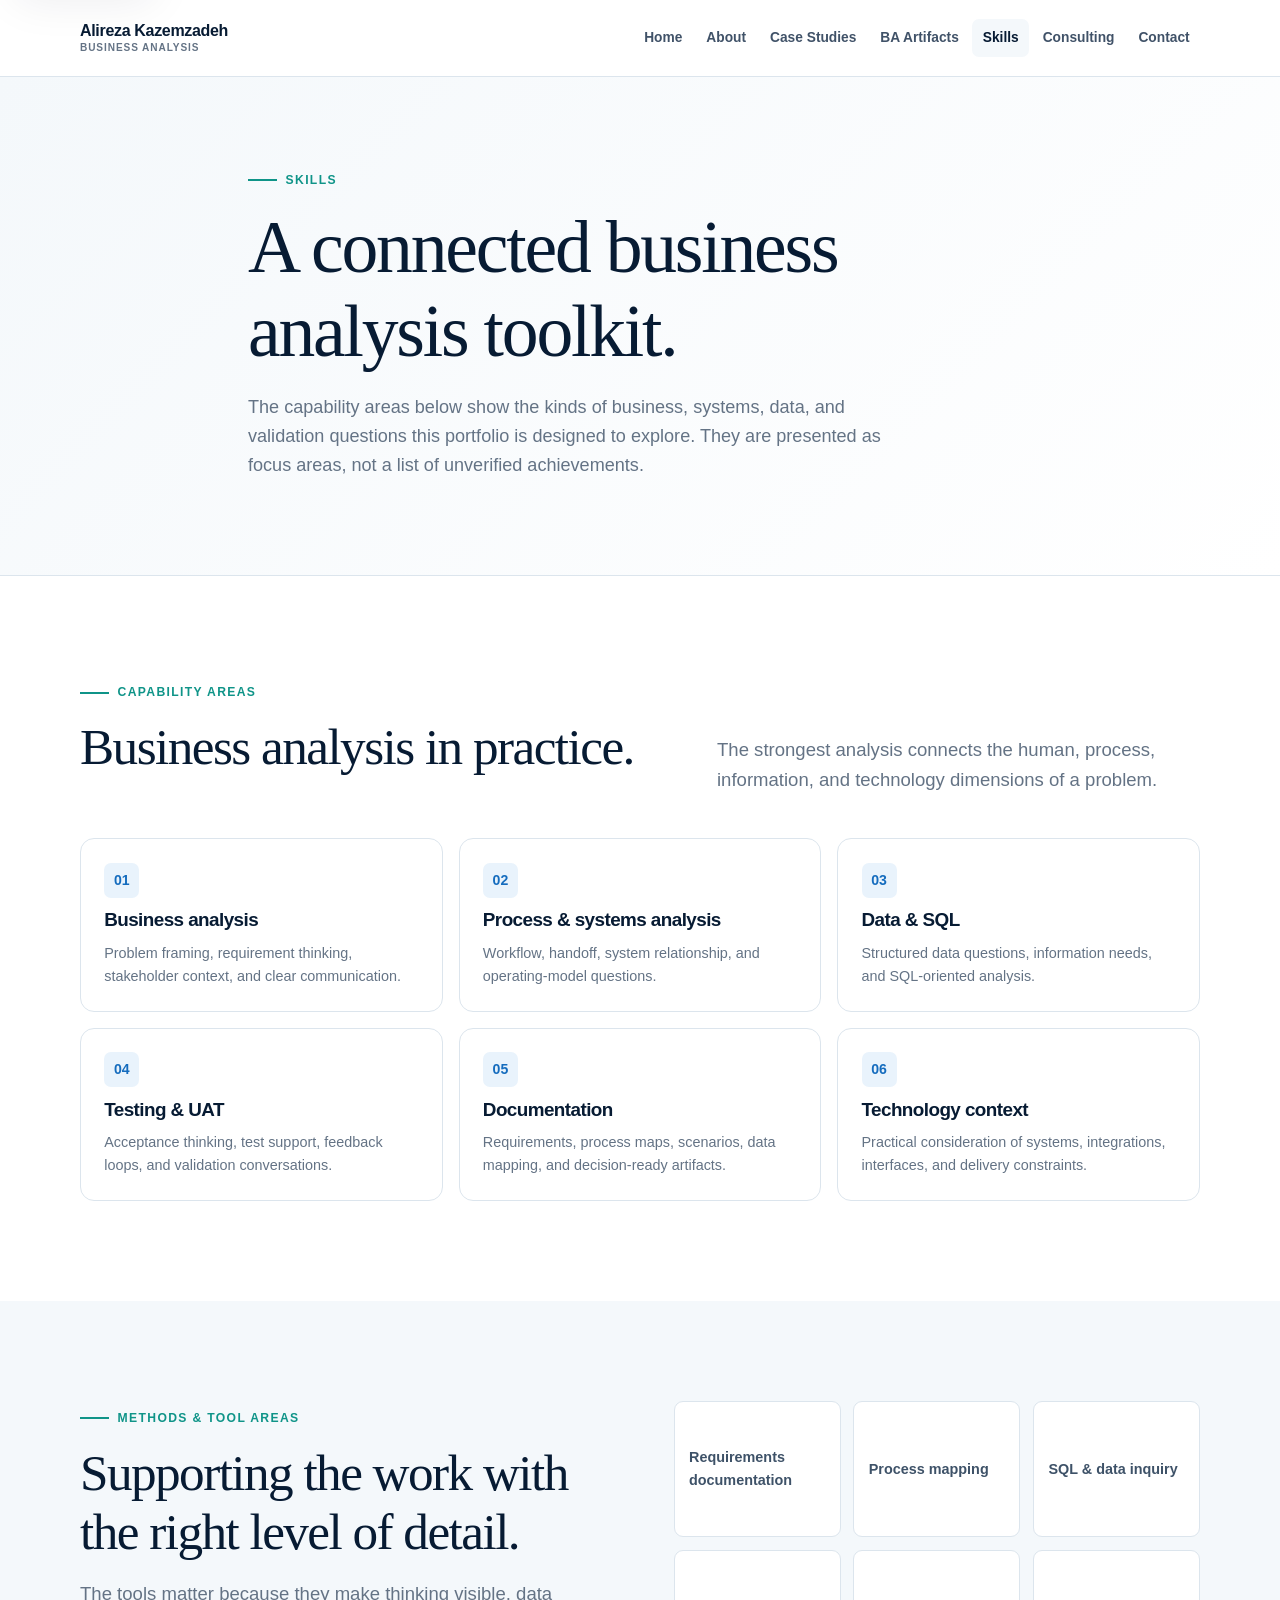
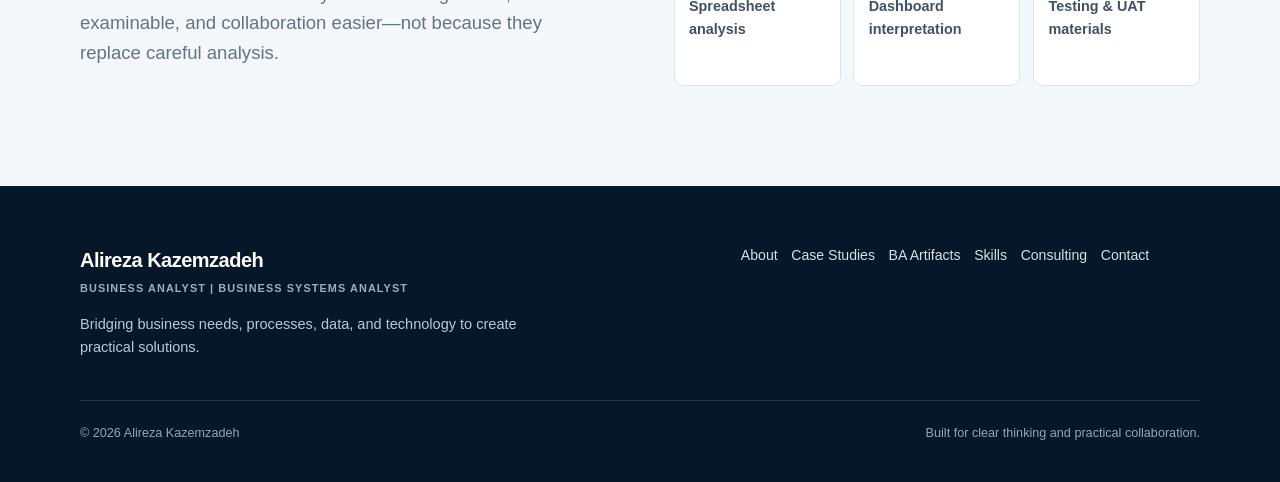
<file: skills.html>
<!doctype html>
<html lang="en">
<head><meta charset="utf-8"><meta name="viewport" content="width=device-width, initial-scale=1"><meta name="description" content="Business analysis skill areas for Alireza Kazemzadeh."><title>Skills | Alireza Kazemzadeh</title><link rel="stylesheet" href="assets/css/styles.css"><script src="assets/js/main.js" defer></script></head>
<body>
  <a class="skip-link" href="#main-content">Skip to content</a>
  <header class="site-header"><nav class="nav container" aria-label="Primary navigation"><a class="brand" href="index.html" aria-label="Alireza Kazemzadeh home">Alireza Kazemzadeh<small>Business Analysis</small></a><button class="menu-toggle" type="button" aria-expanded="false" aria-controls="primary-menu" aria-label="Open navigation menu"><svg aria-hidden="true" viewBox="0 0 24 24" fill="none" stroke="currentColor" stroke-width="2"><path d="M4 7h16M4 12h16M4 17h16"/></svg></button><ul class="nav-links" id="primary-menu"><li><a href="index.html">Home</a></li><li><a href="about.html">About</a></li><li><a href="case-studies.html">Case Studies</a></li><li><a href="artifacts.html">BA Artifacts</a></li><li><a href="skills.html" aria-current="page">Skills</a></li><li><a href="consulting.html">Consulting</a></li><li><a href="contact.html">Contact</a></li></ul></nav></header>
  <main class="page-main" id="main-content">
    <section class="page-hero"><div class="container page-hero__content"><p class="eyebrow">Skills</p><h1>A connected business analysis toolkit.</h1><p class="lead">The capability areas below show the kinds of business, systems, data, and validation questions this portfolio is designed to explore. They are presented as focus areas, not a list of unverified achievements.</p></div></section>
    <section class="section"><div class="container"><div class="section-heading"><div><p class="eyebrow">Capability areas</p><h2>Business analysis in practice.</h2></div><p class="lead">The strongest analysis connects the human, process, information, and technology dimensions of a problem.</p></div>
      <div class="skill-grid">
        <article class="skill-card"><span class="skill-card__icon">01</span><h3>Business analysis</h3><p>Problem framing, requirement thinking, stakeholder context, and clear communication.</p></article>
        <article class="skill-card"><span class="skill-card__icon">02</span><h3>Process &amp; systems analysis</h3><p>Workflow, handoff, system relationship, and operating-model questions.</p></article>
        <article class="skill-card"><span class="skill-card__icon">03</span><h3>Data &amp; SQL</h3><p>Structured data questions, information needs, and SQL-oriented analysis.</p></article>
        <article class="skill-card"><span class="skill-card__icon">04</span><h3>Testing &amp; UAT</h3><p>Acceptance thinking, test support, feedback loops, and validation conversations.</p></article>
        <article class="skill-card"><span class="skill-card__icon">05</span><h3>Documentation</h3><p>Requirements, process maps, scenarios, data mapping, and decision-ready artifacts.</p></article>
        <article class="skill-card"><span class="skill-card__icon">06</span><h3>Technology context</h3><p>Practical consideration of systems, integrations, interfaces, and delivery constraints.</p></article>
      </div>
    </div></section>
    <section class="section section--soft"><div class="container two-col"><div><p class="eyebrow">Methods &amp; tool areas</p><h2>Supporting the work with the right level of detail.</h2><p class="lead">The tools matter because they make thinking visible, data examinable, and collaboration easier—not because they replace careful analysis.</p></div><ul class="tool-list" style="margin-top:0"><li>Requirements documentation</li><li>Process mapping</li><li>SQL &amp; data inquiry</li><li>Spreadsheet analysis</li><li>Dashboard interpretation</li><li>Testing &amp; UAT materials</li></ul></div></section>
  </main>
  <footer class="site-footer"><div class="container"><div class="footer-top"><div><a class="footer-brand" href="index.html">Alireza Kazemzadeh<small>Business Analyst | Business Systems Analyst</small></a><p class="footer-copy">Bridging business needs, processes, data, and technology to create practical solutions.</p></div><nav class="footer-nav" aria-label="Footer navigation"><a href="about.html">About</a><a href="case-studies.html">Case Studies</a><a href="artifacts.html">BA Artifacts</a><a href="skills.html">Skills</a><a href="consulting.html">Consulting</a><a href="contact.html">Contact</a></nav></div><div class="footer-bottom"><p>© 2026 Alireza Kazemzadeh</p><p>Built for clear thinking and practical collaboration.</p></div></div></footer>
</body>
</html>
</file>
<file: assets/css/styles.css>
:root {
  --navy-950: #071b33;
  --navy-900: #0b2748;
  --navy-800: #12395f;
  --blue: #156cbe;
  --teal: #0f9488;
  --teal-light: #dff6f2;
  --ink: #18283a;
  --muted: #647385;
  --line: #dce5ed;
  --soft: #f4f8fb;
  --white: #ffffff;
  --shadow: 0 18px 45px rgba(7, 27, 51, 0.08);
  --radius: 18px;
  --serif: Georgia, "Times New Roman", serif;
  --sans: Aptos, "Segoe UI", Inter, Arial, sans-serif;
}

* { box-sizing: border-box; }
html { scroll-behavior: smooth; }
body {
  margin: 0;
  color: var(--ink);
  background: var(--white);
  font-family: var(--sans);
  font-size: 16px;
  line-height: 1.6;
}
body.menu-open { overflow: hidden; }
a { color: inherit; text-decoration: none; }
button, input, textarea { font: inherit; }
button { cursor: pointer; }
:focus-visible { outline: 3px solid #62c2bd; outline-offset: 3px; }

.skip-link {
  position: fixed; top: -4rem; left: 1rem; z-index: 100;
  background: var(--white); color: var(--navy-950); padding: .65rem 1rem;
  border-radius: 0 0 8px 8px; box-shadow: var(--shadow);
}
.skip-link:focus { top: 0; }
.container { width: min(1120px, calc(100% - 3rem)); margin: 0 auto; }
.page-main { overflow: hidden; }
.section { padding: 6.25rem 0; }
.section--soft { background: var(--soft); }
.section--navy { background: var(--navy-950); color: var(--white); }
.section--tight { padding-top: 4.75rem; padding-bottom: 4.75rem; }
.eyebrow {
  display: inline-flex; align-items: center; gap: .55rem; margin: 0 0 1rem;
  color: var(--teal); font-size: .76rem; font-weight: 800; letter-spacing: .11em;
  text-transform: uppercase;
}
.eyebrow::before { content: ""; width: 1.8rem; height: 2px; background: currentColor; }
.section--navy .eyebrow { color: #79d8d0; }
h1, h2, h3, p { margin-top: 0; }
h1, h2, h3 { color: var(--navy-950); line-height: 1.14; letter-spacing: -.03em; }
.section--navy h2, .section--navy h3 { color: var(--white); }
h1 { margin-bottom: 1.5rem; font-family: var(--serif); font-size: clamp(2.85rem, 7vw, 5.5rem); font-weight: 500; }
h2 { margin-bottom: 1.1rem; font-family: var(--serif); font-size: clamp(2rem, 4vw, 3.25rem); font-weight: 500; }
h3 { margin-bottom: .7rem; font-size: 1.18rem; }
.lead { max-width: 42rem; color: var(--muted); font-size: 1.16rem; }
.section--navy .lead { color: #c6d3df; }
.section-heading { display: grid; grid-template-columns: minmax(0, 1fr) minmax(0, .82fr); align-items: end; gap: 3rem; margin-bottom: 2.75rem; }
.section-heading > * { margin-bottom: 0; }

/* Header and navigation */
.site-header { position: sticky; top: 0; z-index: 20; background: rgba(255,255,255,.96); border-bottom: 1px solid var(--line); backdrop-filter: blur(12px); }
.nav { min-height: 76px; display: flex; align-items: center; justify-content: space-between; gap: 1.5rem; }
.brand { display: inline-flex; flex-direction: column; color: var(--navy-950); font-weight: 800; letter-spacing: -.02em; line-height: 1.05; }
.brand small { margin-top: .2rem; color: var(--muted); font-size: .63rem; font-weight: 700; letter-spacing: .09em; text-transform: uppercase; }
.nav-links { display: flex; align-items: center; gap: .2rem; list-style: none; padding: 0; margin: 0; }
.nav-links a { display: block; padding: .5rem .65rem; color: #405268; font-size: .86rem; font-weight: 700; border-radius: 7px; }
.nav-links a:hover, .nav-links a[aria-current="page"] { color: var(--navy-950); background: var(--soft); }
.menu-toggle { display: none; align-items: center; justify-content: center; width: 2.75rem; height: 2.75rem; padding: 0; color: var(--navy-950); background: transparent; border: 1px solid var(--line); border-radius: 8px; }
.menu-toggle svg { width: 1.3rem; height: 1.3rem; }

/* Buttons and reusable cards */
.button-row { display: flex; flex-wrap: wrap; gap: .8rem; margin-top: 2rem; }
.button { display: inline-flex; align-items: center; justify-content: center; min-height: 46px; padding: .7rem 1.1rem; border: 1px solid transparent; border-radius: 8px; font-size: .93rem; font-weight: 800; transition: transform .2s ease, background .2s ease, border-color .2s ease; }
.button:hover { transform: translateY(-2px); }
.button--primary { color: var(--white); background: var(--navy-950); }
.button--primary:hover { background: var(--navy-800); }
.button--outline { color: var(--navy-950); background: var(--white); border-color: #b8c6d4; }
.button--outline:hover { border-color: var(--navy-950); }
.button--teal { color: var(--navy-950); background: #8ee0d8; }
.button--teal:hover { background: #b6eee8; }
.button--quiet { color: var(--navy-950); background: transparent; border-color: var(--line); }
.card { background: var(--white); border: 1px solid var(--line); border-radius: var(--radius); }
.card--padded { padding: 1.65rem; }
.tag { display: inline-flex; align-items: center; gap: .35rem; min-height: 1.7rem; padding: .2rem .55rem; color: var(--blue); background: #e9f3fc; border-radius: 99px; font-size: .72rem; font-weight: 800; letter-spacing: .035em; text-transform: uppercase; }
.note { padding: 1rem 1.1rem; color: #41556b; background: #f7fbfd; border-left: 3px solid var(--teal); border-radius: 0 10px 10px 0; font-size: .93rem; }
.note strong { color: var(--navy-950); }

/* Home */
.hero { position: relative; padding: clamp(4.75rem, 10vw, 8.5rem) 0 5.5rem; background: linear-gradient(135deg, #fff 0%, #f4f9fc 58%, #e7f6f3 100%); }
.hero::after { content: ""; position: absolute; right: -13rem; top: -8rem; width: 34rem; height: 34rem; border: 1px solid rgba(15,148,136,.18); border-radius: 50%; box-shadow: 0 0 0 2.7rem rgba(15,148,136,.035), 0 0 0 5.6rem rgba(15,148,136,.03); pointer-events: none; }
.hero-grid { position: relative; z-index: 1; display: grid; grid-template-columns: minmax(0, 1.2fr) minmax(270px, .58fr); align-items: end; gap: 4rem; }
.hero h1 { font-size: clamp(2.65rem, 6.2vw, 4.9rem); }
.hero-title-role { display: block; margin-top: .7rem; color: var(--blue); font-family: var(--sans); font-size: clamp(1.05rem, 2vw, 1.5rem); font-weight: 750; letter-spacing: 0; }
.hero-message { max-width: 43rem; color: #344a60; font-size: clamp(1.15rem, 2.5vw, 1.45rem); line-height: 1.5; }
.hero-supporting { max-width: 39rem; margin-bottom: 0; color: var(--muted); font-size: 1rem; line-height: 1.65; }
.hero-panel { padding: 1.7rem; background: rgba(255,255,255,.82); border: 1px solid rgba(18,57,95,.12); border-radius: var(--radius); box-shadow: var(--shadow); }
.hero-panel p { margin-bottom: .7rem; color: var(--muted); font-size: .9rem; }
.hero-panel ul { display: grid; gap: .7rem; padding: 0; margin: 1.25rem 0 0; list-style: none; }
.hero-panel li { display: flex; align-items: center; gap: .7rem; color: var(--navy-900); font-size: .92rem; font-weight: 750; }
.hero-panel li::before { content: ""; flex: 0 0 .55rem; height: .55rem; background: var(--teal); border-radius: 50%; }
.intro-grid { display: grid; grid-template-columns: .85fr 1.15fr; gap: 4rem; }
.intro-statement { color: var(--navy-900); font-family: var(--serif); font-size: clamp(1.65rem, 3.3vw, 2.45rem); line-height: 1.25; }
.capability-grid { display: grid; grid-template-columns: repeat(4, 1fr); gap: 1rem; }
.capability { padding: 1.45rem; min-height: 13rem; border: 1px solid var(--line); border-radius: 14px; background: var(--white); transition: transform .2s ease, box-shadow .2s ease; }
.capability:hover { transform: translateY(-4px); box-shadow: 0 12px 25px rgba(7,27,51,.07); }
.capability__number { display: block; margin-bottom: 2rem; color: var(--teal); font-size: .75rem; font-weight: 800; letter-spacing: .1em; }
.capability p { margin-bottom: 0; color: var(--muted); font-size: .88rem; }
.case-grid { display: grid; grid-template-columns: repeat(3, 1fr); gap: 1.25rem; }
.case-card { position: relative; display: flex; flex-direction: column; min-height: 24rem; padding: 1.65rem; overflow: hidden; background: var(--white); border: 1px solid var(--line); border-radius: var(--radius); }
.case-card::after { content: ""; position: absolute; right: -2rem; bottom: -4rem; width: 11rem; height: 11rem; border: 1px solid #bfe4e0; border-radius: 50%; }
.case-card:nth-child(2)::after { border-color: #c6dcf3; }
.case-card:nth-child(3)::after { border-color: #cbd6e0; }
.case-card h3 { position: relative; z-index: 1; margin-top: 1rem; font-family: var(--serif); font-size: 1.75rem; font-weight: 500; }
.case-card p { position: relative; z-index: 1; color: var(--muted); }
.case-card .text-link { position: relative; z-index: 1; margin-top: auto; }
.text-link { display: inline-flex; align-items: center; gap: .45rem; color: var(--blue); font-size: .9rem; font-weight: 800; }
.text-link::after { content: "→"; transition: transform .2s ease; }
.text-link:hover::after { transform: translateX(4px); }
.process { display: grid; grid-template-columns: repeat(5, 1fr); gap: 0; margin: 2.5rem 0 0; padding: 0; list-style: none; border-top: 1px solid rgba(255,255,255,.2); }
.process li { position: relative; padding: 1.75rem 1.25rem 0 0; border-right: 1px solid rgba(255,255,255,.18); }
.process li + li { padding-left: 1.25rem; }
.process li:last-child { border-right: 0; }
.process__step { display: block; margin-bottom: .8rem; color: #79d8d0; font-size: .72rem; font-weight: 800; letter-spacing: .1em; }
.process h3 { font-size: 1rem; }
.process p { margin-bottom: 0; color: #b9c9d7; font-size: .87rem; line-height: 1.5; }
.tool-list { display: grid; grid-template-columns: repeat(3, 1fr); gap: .8rem; padding: 0; margin: 2rem 0 0; list-style: none; }
.tool-list li { display: flex; align-items: center; min-height: 3.3rem; padding: .65rem .9rem; background: var(--white); border: 1px solid var(--line); border-radius: 9px; color: #3e5268; font-size: .9rem; font-weight: 700; }
.cta-band { display: grid; grid-template-columns: 1fr auto; align-items: center; gap: 3rem; padding: 2.4rem 2.5rem; background: linear-gradient(120deg, var(--navy-900), var(--navy-950)); border-radius: var(--radius); }
.cta-band h2 { margin-bottom: .45rem; font-size: clamp(1.65rem, 3vw, 2.35rem); }
.cta-band p { margin: 0; color: #c6d3df; }

/* Interior pages */
.page-hero { padding: 5.4rem 0 4.8rem; background: linear-gradient(135deg, var(--soft), #fff); border-bottom: 1px solid var(--line); }
.page-hero__content { max-width: 49rem; }
.page-hero h1 { margin-bottom: 1.2rem; font-size: clamp(2.7rem, 6vw, 4.6rem); }
.page-hero .lead { font-size: 1.13rem; }
.two-col { display: grid; grid-template-columns: minmax(0, 1fr) minmax(0, 1fr); gap: 4.2rem; }
.two-col--wide { grid-template-columns: minmax(0, 1.2fr) minmax(280px, .8fr); }
.prose > * + * { margin-top: 1.15rem; }
.prose p { color: #41556b; }
.values { display: grid; gap: .9rem; }
.value { display: grid; grid-template-columns: 2.7rem 1fr; gap: .9rem; padding: 1rem 0; border-bottom: 1px solid var(--line); }
.value:last-child { border-bottom: 0; }
.value__mark { display: grid; place-items: center; width: 2.3rem; height: 2.3rem; color: var(--teal); background: var(--teal-light); border-radius: 50%; font-weight: 900; }
.value h3 { margin: 0 0 .2rem; font-size: 1rem; }
.value p { margin: 0; color: var(--muted); font-size: .91rem; }
.artifact-grid, .skill-grid { display: grid; grid-template-columns: repeat(3, 1fr); gap: 1rem; }
.artifact-card { padding: 1.5rem; }
.artifact-card__type { margin-bottom: 1.25rem; color: var(--teal); font-size: .73rem; font-weight: 850; letter-spacing: .09em; text-transform: uppercase; }
.artifact-card p { margin-bottom: 0; color: var(--muted); font-size: .9rem; }
.case-study { display: grid; grid-template-columns: minmax(0, .72fr) minmax(0, 1.28fr); gap: 2.5rem; padding: 2.5rem 0; border-top: 1px solid var(--line); }
.case-study:first-child { border-top: 0; padding-top: 0; }
.case-study__meta { display: flex; flex-wrap: wrap; gap: .45rem; margin-bottom: .9rem; }
.case-study h2 { margin-bottom: .7rem; font-size: clamp(1.7rem, 3vw, 2.3rem); }
.case-study p { color: #41556b; }
.placeholder-block { padding: 1.4rem; background: #f9fbfd; border: 1px dashed #bac8d5; border-radius: 12px; }
.placeholder-block p { margin-bottom: 0; font-size: .91rem; }
.skill-card { padding: 1.45rem; border: 1px solid var(--line); border-radius: 14px; }
.skill-card h3 { margin-top: .7rem; }
.skill-card p { margin-bottom: 0; color: var(--muted); font-size: .9rem; }
.skill-card__icon { display: grid; place-items: center; width: 2.2rem; height: 2.2rem; color: var(--blue); background: #e9f3fc; border-radius: 7px; font-size: .88rem; font-weight: 900; }
.consulting-list { display: grid; grid-template-columns: repeat(3, 1fr); gap: 1rem; margin-top: 2rem; }
.consulting-list > div { padding: 1.45rem; border: 1px solid rgba(255,255,255,.22); border-radius: 14px; }
.consulting-list h3 { color: #fff; }
.consulting-list p { margin-bottom: 0; color: #c6d3df; font-size: .9rem; }
.contact-options { display: grid; grid-template-columns: repeat(3, 1fr); gap: 1rem; }
.contact-option { padding: 1.5rem; }
.contact-option p { margin: 0; color: var(--muted); font-size: .91rem; }
.contact-option .tag { margin-bottom: .9rem; }

/* Footer */
.site-footer { padding: 3.6rem 0 1.6rem; color: #b9c9d7; background: #06172a; }
.footer-top { display: grid; grid-template-columns: 1.3fr 1fr; gap: 4rem; padding-bottom: 2.5rem; border-bottom: 1px solid rgba(255,255,255,.14); }
.footer-brand { color: #fff; font-size: 1.25rem; font-weight: 800; letter-spacing: -.025em; }
.footer-brand small { display: block; margin-top: .25rem; color: #9bb0c3; font-size: .68rem; letter-spacing: .1em; text-transform: uppercase; }
.footer-copy { max-width: 28rem; margin: 1rem 0 0; font-size: .91rem; }
.footer-nav { display: flex; flex-wrap: wrap; align-content: start; gap: .25rem .85rem; }
.footer-nav a { color: #d5e0ea; font-size: .88rem; }
.footer-nav a:hover { color: #8ee0d8; }
.footer-bottom { display: flex; justify-content: space-between; gap: 1rem; padding-top: 1.4rem; color: #91a7ba; font-size: .79rem; }

@media (max-width: 900px) {
  .nav-links { gap: 0; }
  .nav-links a { padding: .45rem .4rem; font-size: .79rem; }
  .capability-grid { grid-template-columns: repeat(2, 1fr); }
  .process { grid-template-columns: repeat(3, 1fr); }
  .process li:nth-child(3) { border-right: 0; }
  .process li:nth-child(n+4) { margin-top: 1.5rem; }
  .artifact-grid, .skill-grid { grid-template-columns: repeat(2, 1fr); }
}

@media (max-width: 720px) {
  .container { width: min(100% - 2.25rem, 1120px); }
  .section { padding: 4.25rem 0; }
  .section--tight { padding-top: 3.5rem; padding-bottom: 3.5rem; }
  .section-heading, .hero-grid, .intro-grid, .two-col, .two-col--wide, .cta-band, .footer-top { grid-template-columns: 1fr; gap: 1.75rem; }
  .section-heading { align-items: start; margin-bottom: 2rem; }
  .nav { min-height: 68px; }
  .menu-toggle { display: inline-flex; z-index: 2; }
  .nav-links { position: fixed; inset: 68px 0 auto; display: block; max-height: calc(100vh - 68px); padding: 1rem max(1.125rem, calc((100vw - 1120px)/2)); overflow-y: auto; background: var(--white); border-top: 1px solid var(--line); border-bottom: 1px solid var(--line); box-shadow: 0 16px 22px rgba(7,27,51,.1); transform: translateY(-120%); opacity: 0; pointer-events: none; transition: transform .22s ease, opacity .22s ease; }
  .nav-links.is-open { transform: translateY(0); opacity: 1; pointer-events: auto; }
  .nav-links li { border-bottom: 1px solid var(--line); }
  .nav-links li:last-child { border-bottom: 0; }
  .nav-links a { padding: .85rem 0; font-size: .97rem; }
  .hero { padding-top: 4.5rem; }
  .hero::after { right: -20rem; top: -13rem; }
  .hero-panel { max-width: 30rem; }
  .capability-grid, .case-grid, .tool-list, .consulting-list, .contact-options { grid-template-columns: 1fr; }
  .capability { min-height: auto; }
  .capability__number { margin-bottom: 1.25rem; }
  .case-card { min-height: 19rem; }
  .process { grid-template-columns: 1fr; margin-top: 1.8rem; border-top: 0; }
  .process li, .process li + li { padding: 1.15rem 0; border-right: 0; border-top: 1px solid rgba(255,255,255,.18); }
  .process li:nth-child(n+4) { margin-top: 0; }
  .artifact-grid, .skill-grid { grid-template-columns: 1fr; }
  .case-study { grid-template-columns: 1fr; gap: 1.1rem; padding: 2.2rem 0; }
  .page-hero { padding: 4.1rem 0 3.7rem; }
  .cta-band { padding: 1.8rem; }
  .footer-bottom { display: block; }
  .footer-bottom p + p { margin-top: .5rem; }
}

@media (prefers-reduced-motion: reduce) {
  *, *::before, *::after { scroll-behavior: auto !important; transition-duration: .01ms !important; animation-duration: .01ms !important; animation-iteration-count: 1 !important; }
}
</file>
